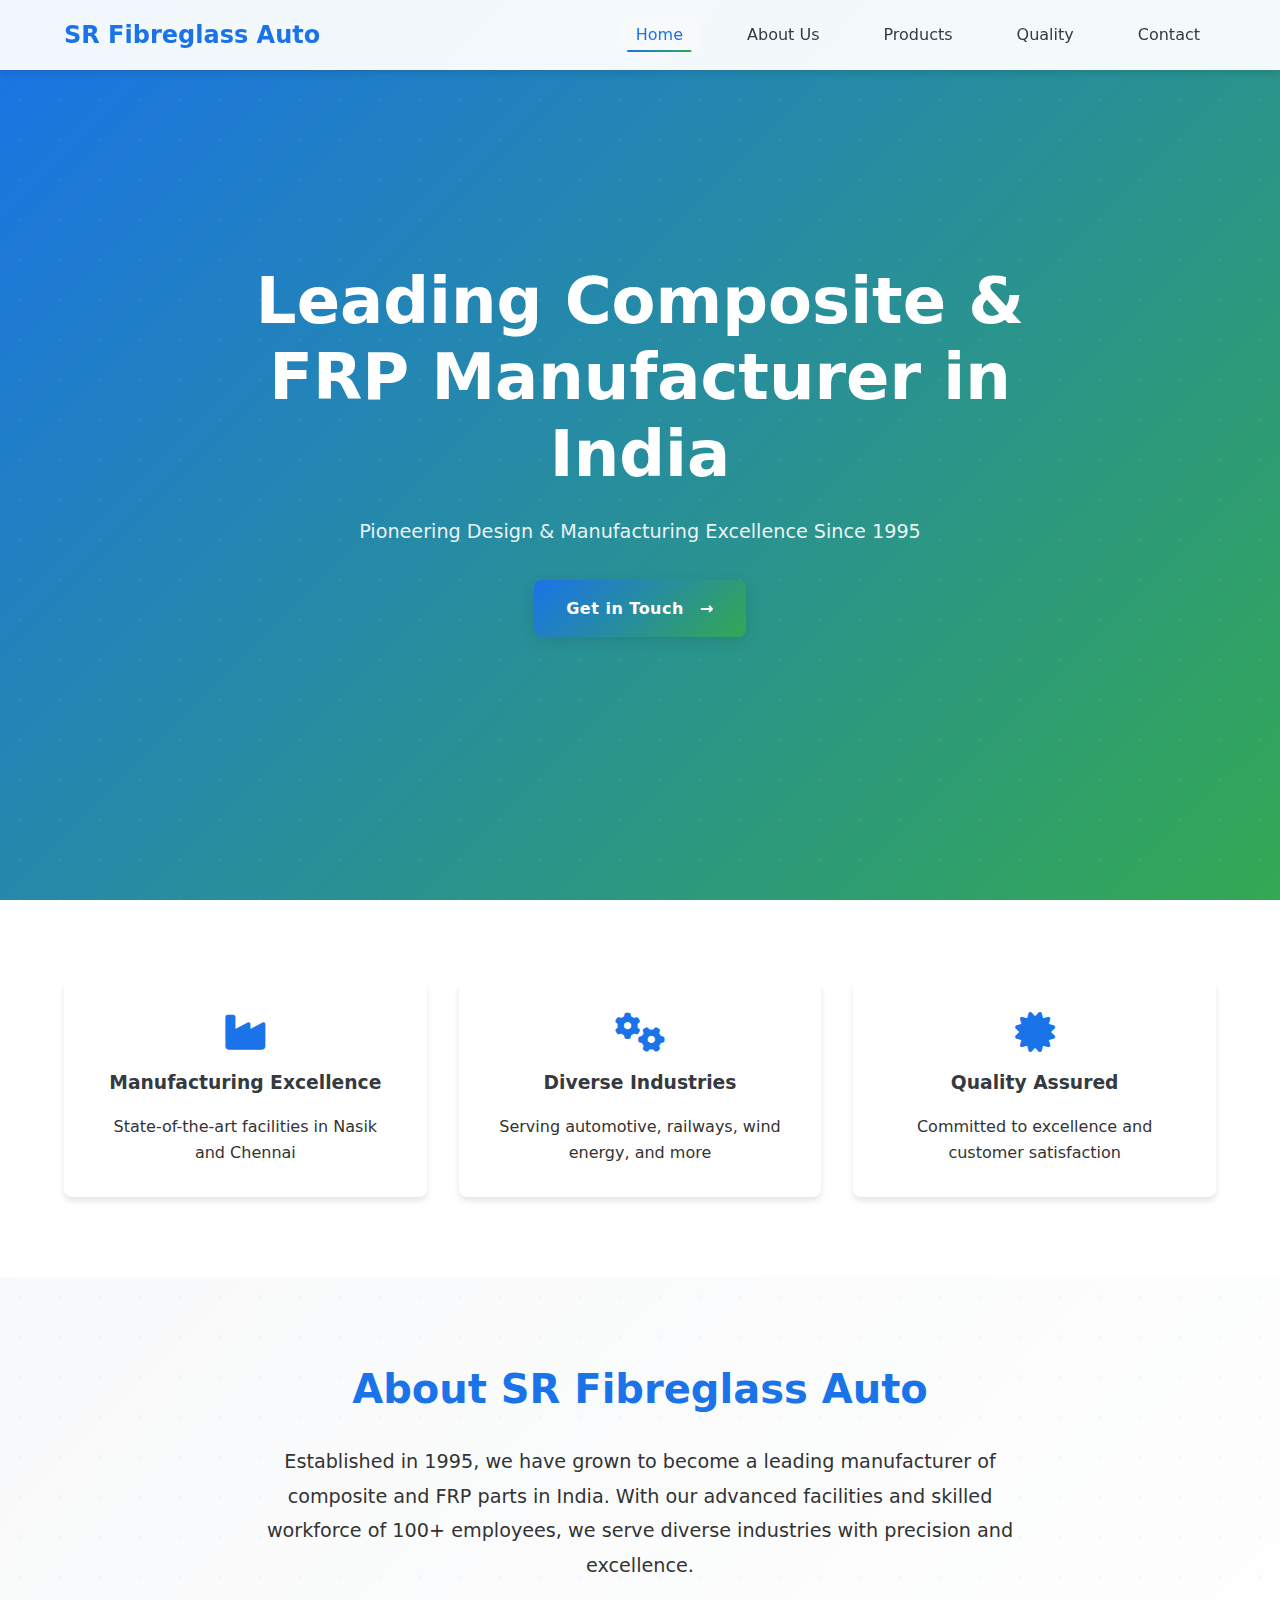
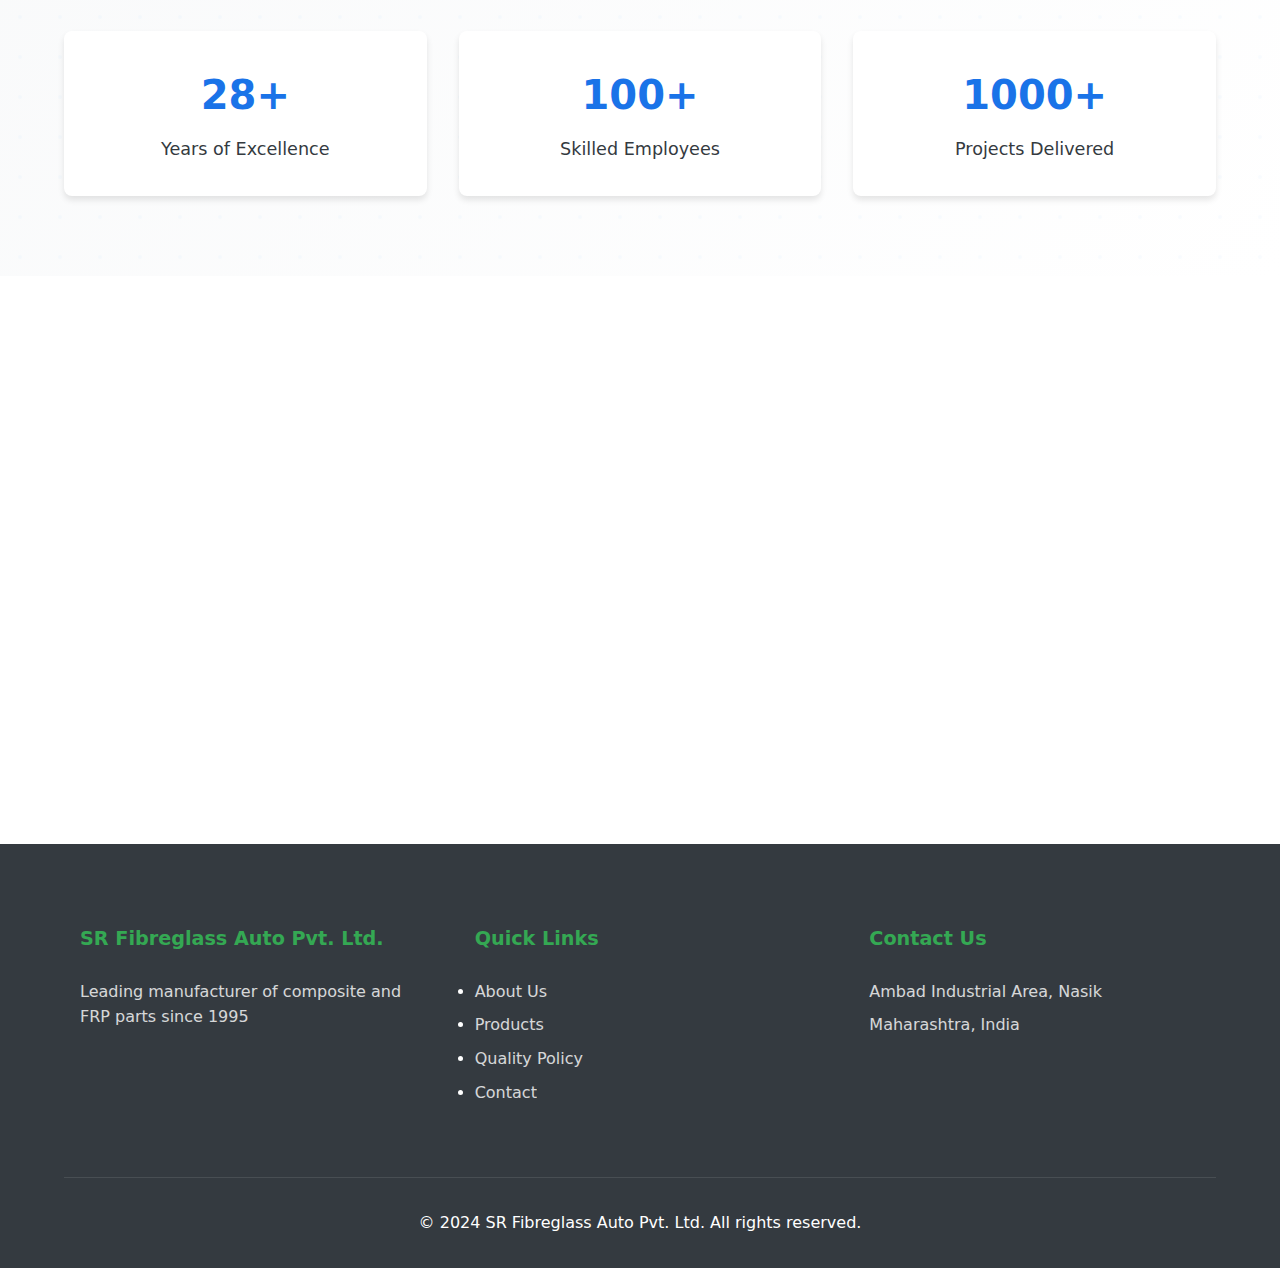
<file: index.html>
<!DOCTYPE html>
<html lang="en">
<head>
    <meta charset="UTF-8">
    <meta name="viewport" content="width=device-width, initial-scale=1.0">
    <title>SR Fibreglass Auto Pvt. Ltd. - Leading Composite & FRP Manufacturer</title>
    <link rel="stylesheet" href="styles.css">
    <link rel="stylesheet" href="https://cdnjs.cloudflare.com/ajax/libs/font-awesome/6.0.0/css/all.min.css">
    <link href="https://unpkg.com/aos@2.3.1/dist/aos.css" rel="stylesheet">
</head>
<body>
    <header>
        <nav class="navbar">
            <div class="logo">SR Fibreglass Auto</div>
            <ul class="nav-links">
                <li><a href="index.html" class="active">Home</a></li>
                <li><a href="about.html">About Us</a></li>
                <li><a href="products.html">Products</a></li>
                <li><a href="quality.html">Quality</a></li>
                <li><a href="contact.html">Contact</a></li>
            </ul>
            <div class="hamburger">
                <span></span>
                <span></span>
                <span></span>
            </div>
        </nav>
    </header>

    <main>
        <section class="hero">
            <div class="hero-content">
                <h1>Leading Composite & FRP Manufacturer in India</h1>
                <p>Pioneering Design & Manufacturing Excellence Since 1995</p>
                <a href="contact.html" class="cta-button">Get in Touch</a>
            </div>
        </section>

        <section class="features">
            <div class="feature-card">
                <i class="fas fa-industry"></i>
                <h3>Manufacturing Excellence</h3>
                <p>State-of-the-art facilities in Nasik and Chennai</p>
            </div>
            <div class="feature-card">
                <i class="fas fa-cogs"></i>
                <h3>Diverse Industries</h3>
                <p>Serving automotive, railways, wind energy, and more</p>
            </div>
            <div class="feature-card">
                <i class="fas fa-certificate"></i>
                <h3>Quality Assured</h3>
                <p>Committed to excellence and customer satisfaction</p>
            </div>
        </section>

        <section class="about-section">
            <div class="about-container">
                <h2>About SR Fibreglass Auto</h2>
                <p>Established in 1995, we have grown to become a leading manufacturer of composite and FRP parts in India. With our advanced facilities and skilled workforce of 100+ employees, we serve diverse industries with precision and excellence.</p>
                
                <div class="about-stats">
                    <div class="stat-item">
                        <div class="stat-number">28+</div>
                        <div class="stat-label">Years of Excellence</div>
                    </div>
                    <div class="stat-item">
                        <div class="stat-number">100+</div>
                        <div class="stat-label">Skilled Employees</div>
                    </div>
                    <div class="stat-item">
                        <div class="stat-number">1000+</div>
                        <div class="stat-label">Projects Delivered</div>
                    </div>
                </div>
            </div>
        </section>

        <section class="industries" data-aos="fade-up" data-aos-delay="100">
            <h2>Industries We Serve</h2>
            <div class="industry-grid">
                <div class="industry-item" data-aos="zoom-in" data-aos-delay="200">
                    <div class="industry-icon">
                        <i class="fas fa-car"></i>
                    </div>
                    <h4>Automotive</h4>
                    <p>Innovative solutions for the automotive sector</p>
                </div>
                <div class="industry-item" data-aos="zoom-in" data-aos-delay="300">
                    <div class="industry-icon">
                        <i class="fas fa-train"></i>
                    </div>
                    <h4>Railways</h4>
                    <p>Advanced components for railway applications</p>
                </div>
                <div class="industry-item" data-aos="zoom-in" data-aos-delay="400">
                    <div class="industry-icon">
                        <i class="fas fa-wind"></i>
                    </div>
                    <h4>Wind Energy</h4>
                    <p>Sustainable solutions for renewable energy</p>
                </div>
                <div class="industry-item" data-aos="zoom-in" data-aos-delay="500">
                    <div class="industry-icon">
                        <i class="fas fa-truck"></i>
                    </div>
                    <h4>Material Handling</h4>
                    <p>Efficient solutions for logistics and handling</p>
                </div>
            </div>
        </section>
    </main>

    <footer>
        <div class="footer-content">
            <div class="footer-section">
                <h4>SR Fibreglass Auto Pvt. Ltd.</h4>
                <p>Leading manufacturer of composite and FRP parts since 1995</p>
            </div>
            <div class="footer-section">
                <h4>Quick Links</h4>
                <ul>
                    <li><a href="about.html">About Us</a></li>
                    <li><a href="products.html">Products</a></li>
                    <li><a href="quality.html">Quality Policy</a></li>
                    <li><a href="contact.html">Contact</a></li>
                </ul>
            </div>
            <div class="footer-section">
                <h4>Contact Us</h4>
                <p>Ambad Industrial Area, Nasik</p>
                <p>Maharashtra, India</p>
            </div>
        </div>
        <div class="footer-bottom">
            <p>&copy; 2024 SR Fibreglass Auto Pvt. Ltd. All rights reserved.</p>
        </div>
    </footer>

    <script src="https://unpkg.com/aos@2.3.1/dist/aos.js"></script>
    <script src="script.js"></script>
</body>
</html>
</file>
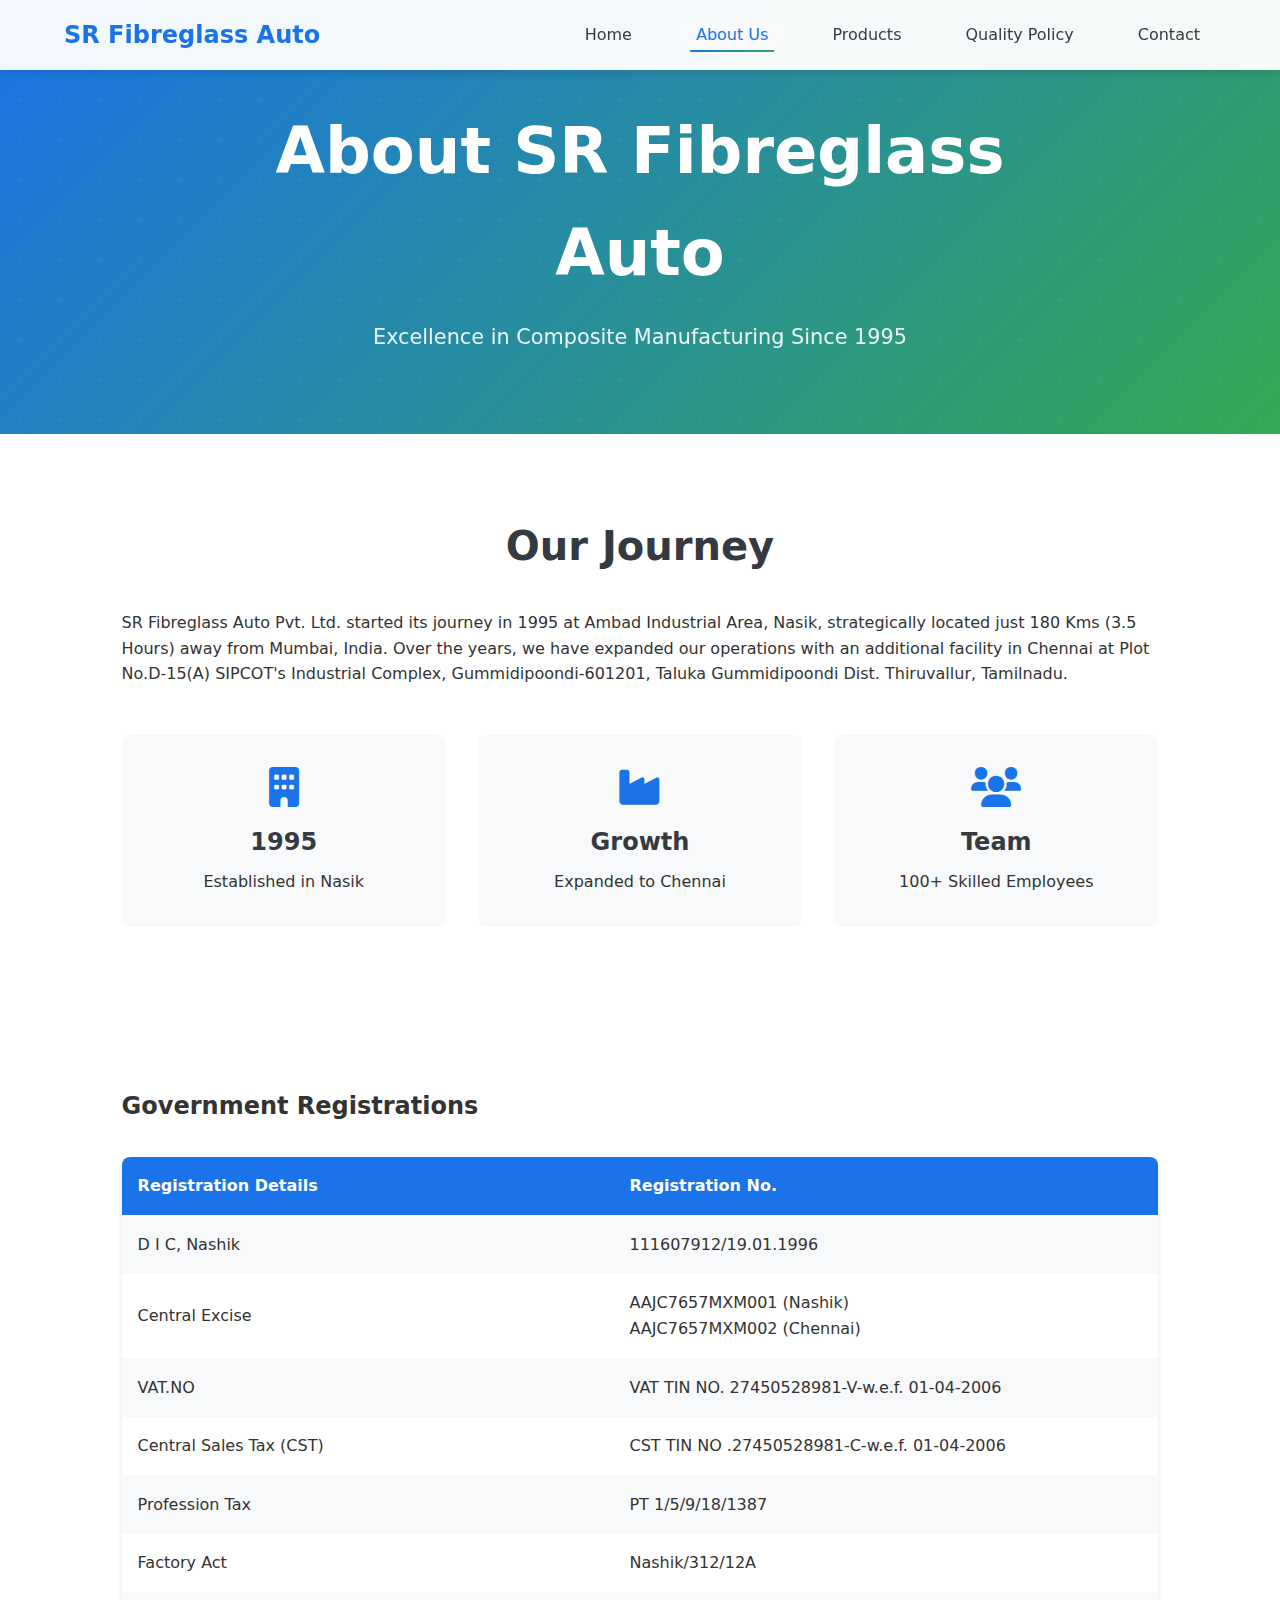
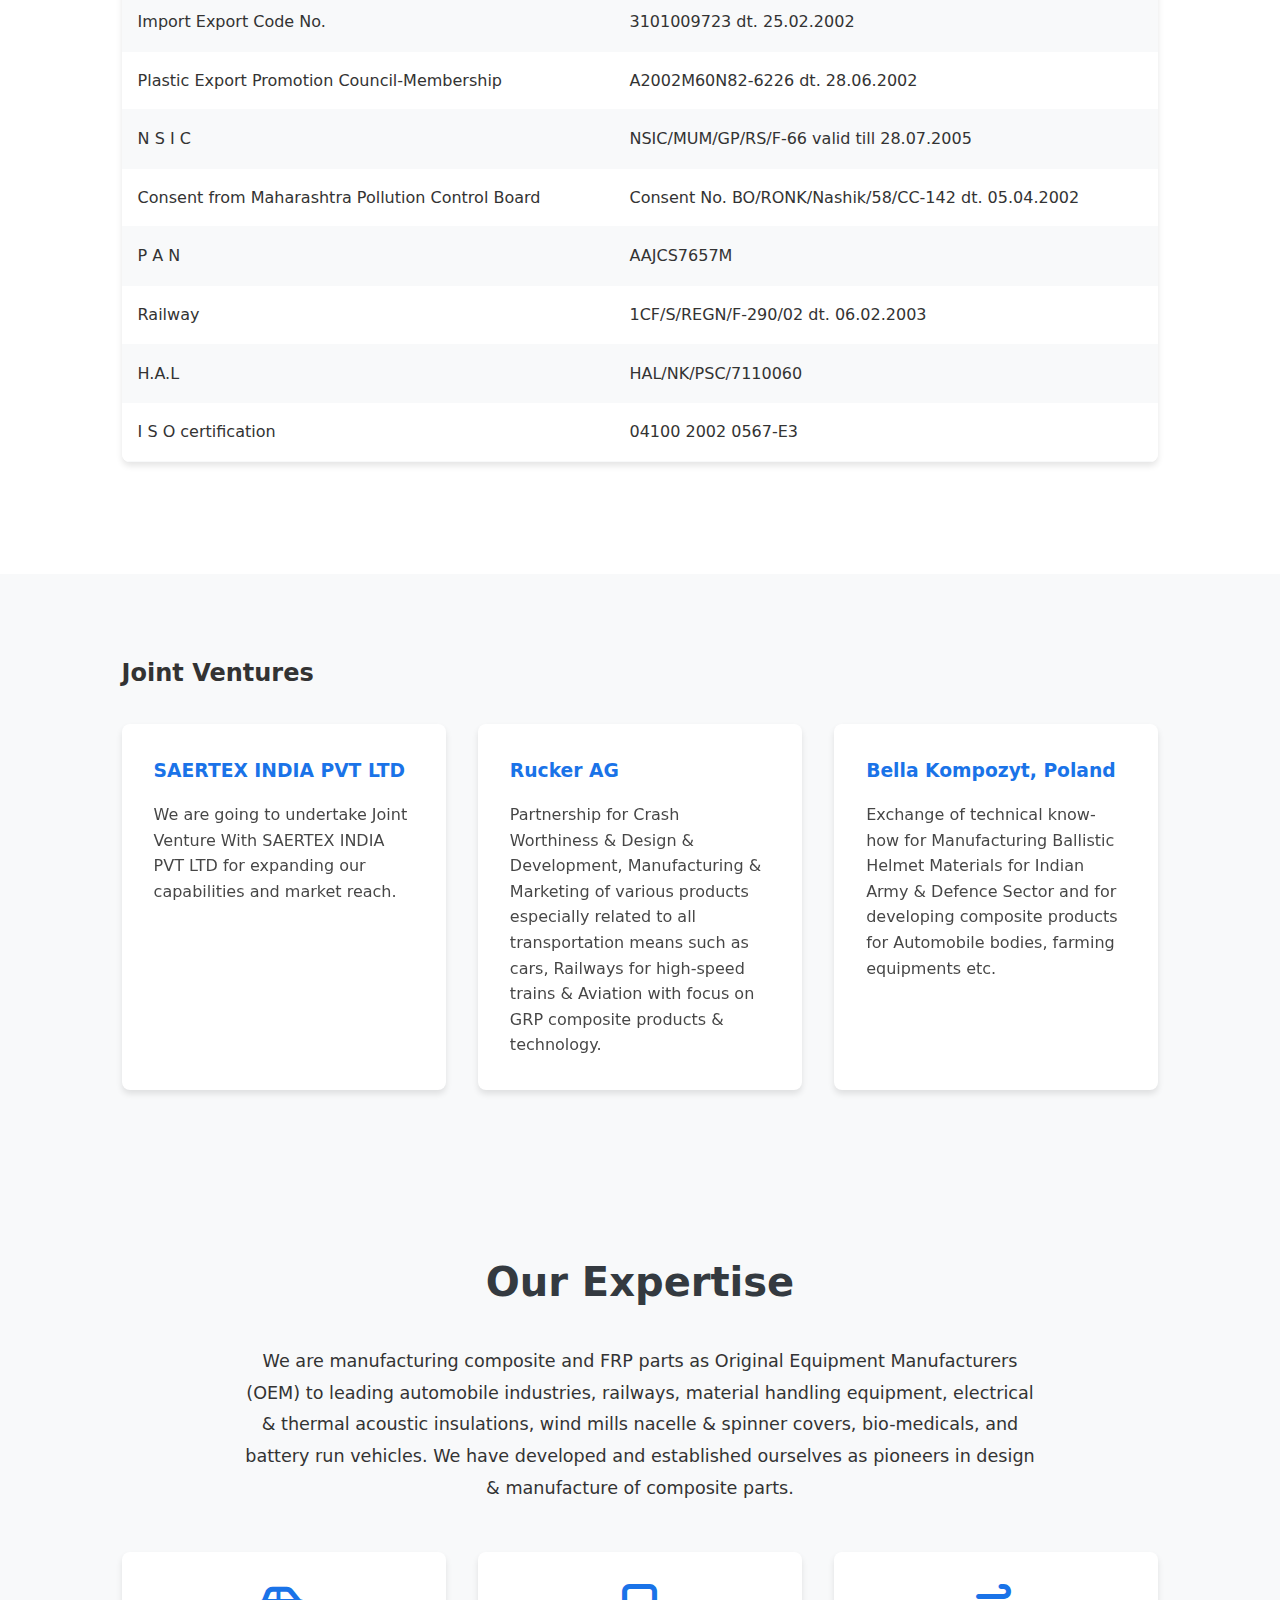
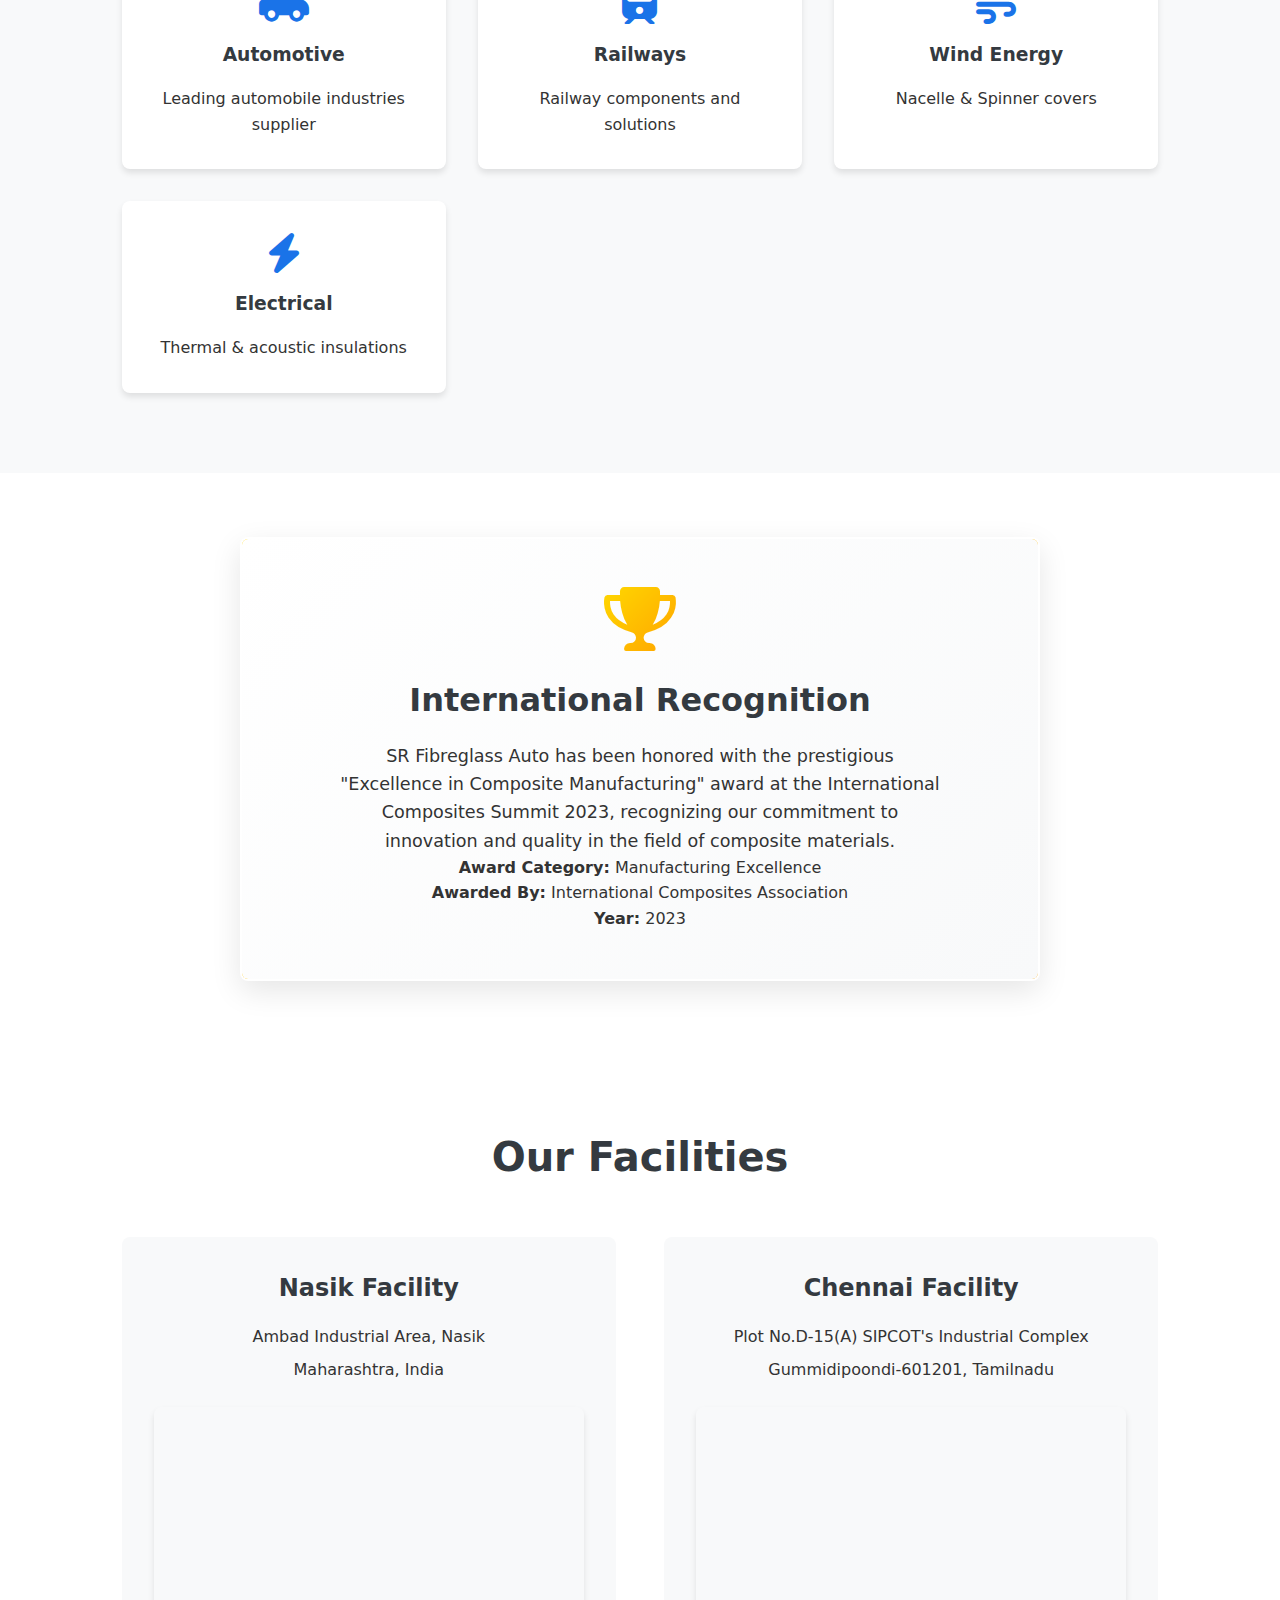
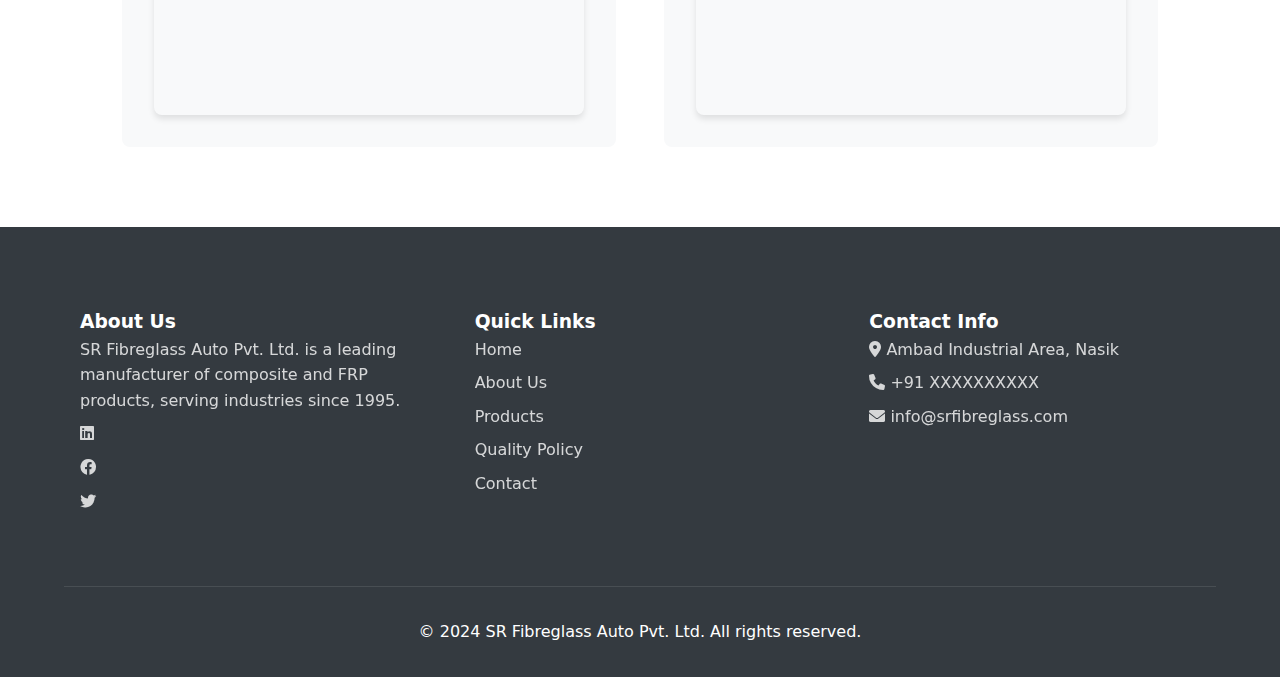
<file: about.html>
<!DOCTYPE html>
<html lang="en">
<head>
    <meta charset="UTF-8">
    <meta name="viewport" content="width=device-width, initial-scale=1.0">
    <title>About Us - SR Fibreglass Auto Pvt. Ltd.</title>
    <link rel="stylesheet" href="styles.css">
    <link rel="stylesheet" href="styles/award.css">
    <link rel="stylesheet" href="https://cdnjs.cloudflare.com/ajax/libs/font-awesome/6.0.0/css/all.min.css">
</head>
<body>
    <header>
        <nav class="navbar">
            <div class="logo">SR Fibreglass Auto</div>
            <ul class="nav-links">
                <li><a href="index.html">Home</a></li>
                <li><a href="about.html" class="active">About Us</a></li>
                <li><a href="products.html">Products</a></li>
                <li><a href="quality.html">Quality Policy</a></li>
                <li><a href="contact.html">Contact</a></li>
            </ul>
            <div class="hamburger">
                <span></span>
                <span></span>
                <span></span>
            </div>
        </nav>
    </header>

    <main>
        <section class="page-header">
            <div class="header-content">
                <h1>About SR Fibreglass Auto</h1>
                <p>Excellence in Composite Manufacturing Since 1995</p>
            </div>
        </section>

        <section class="company-history">
            <div class="container">
                <h2>Our Journey</h2>
                <p>SR Fibreglass Auto Pvt. Ltd. started its journey in 1995 at Ambad Industrial Area, Nasik, strategically located just 180 Kms (3.5 Hours) away from Mumbai, India. Over the years, we have expanded our operations with an additional facility in Chennai at Plot No.D-15(A) SIPCOT's Industrial Complex, Gummidipoondi-601201, Taluka Gummidipoondi Dist. Thiruvallur, Tamilnadu.</p>
                <div class="milestone-grid">
                    <div class="milestone">
                        <i class="fas fa-building"></i>
                        <h3>1995</h3>
                        <p>Established in Nasik</p>
                    </div>
                    <div class="milestone">
                        <i class="fas fa-industry"></i>
                        <h3>Growth</h3>
                        <p>Expanded to Chennai</p>
                    </div>
                    <div class="milestone">
                        <i class="fas fa-users"></i>
                        <h3>Team</h3>
                        <p>100+ Skilled Employees</p>
                    </div>
                </div>
                
            </div>
        </section>

        <section class="registrations">
            <div class="container">
                <h2>Government Registrations</h2>
                <div class="registration-table">
                    <table>
                        <tr>
                            <th>Registration Details</th>
                            <th>Registration No.</th>
                        </tr>
                        <tr>
                            <td>D I C, Nashik</td>
                            <td>111607912/19.01.1996</td>
                        </tr>
                        <tr>
                            <td>Central Excise</td>
                            <td>AAJC7657MXM001 (Nashik)<br>AAJC7657MXM002 (Chennai)</td>
                        </tr>
                        <tr>
                            <td>VAT.NO</td>
                            <td>VAT TIN NO. 27450528981-V-w.e.f. 01-04-2006</td>
                        </tr>
                        <tr>
                            <td>Central Sales Tax (CST)</td>
                            <td>CST TIN NO .27450528981-C-w.e.f. 01-04-2006</td>
                        </tr>
                        <tr>
                            <td>Profession Tax</td>
                            <td>PT 1/5/9/18/1387</td>
                        </tr>
                        <tr>
                            <td>Factory Act</td>
                            <td>Nashik/312/12A</td>
                        </tr>
                        <tr>
                            <td>Import Export Code No.</td>
                            <td>3101009723 dt. 25.02.2002</td>
                        </tr>
                        <tr>
                            <td>Plastic Export Promotion Council-Membership</td>
                            <td>A2002M60N82-6226 dt. 28.06.2002</td>
                        </tr>
                        <tr>
                            <td>N S I C</td>
                            <td>NSIC/MUM/GP/RS/F-66 valid till 28.07.2005</td>
                        </tr>
                        <tr>
                            <td>Consent from Maharashtra Pollution Control Board</td>
                            <td>Consent No. BO/RONK/Nashik/58/CC-142 dt. 05.04.2002</td>
                        </tr>
                        <tr>
                            <td>P A N</td>
                            <td>AAJCS7657M</td>
                        </tr>
                        <tr>
                            <td>Railway</td>
                            <td>1CF/S/REGN/F-290/02 dt. 06.02.2003</td>
                        </tr>
                        <tr>
                            <td>H.A.L</td>
                            <td>HAL/NK/PSC/7110060</td>
                        </tr>
                        <tr>
                            <td>I S O certification</td>
                            <td>04100 2002 0567-E3</td>
                        </tr>
                    </table>
                </div>


            </div>
        </section>

        <section class="joint-ventures">
            <div class="container">
                <h2>Joint Ventures</h2>
                <div class="venture-cards">
                    <div class="venture-card">
                        <h3>SAERTEX INDIA PVT LTD</h3>
                        <p>We are going to undertake Joint Venture With SAERTEX INDIA PVT LTD for expanding our capabilities and market reach.</p>
                    </div>
                    <div class="venture-card">
                        <h3>Rucker AG</h3>
                        <p>Partnership for Crash Worthiness & Design & Development, Manufacturing & Marketing of various products especially related to all transportation means such as cars, Railways for high-speed trains & Aviation with focus on GRP composite products & technology.</p>
                    </div>
                    <div class="venture-card">
                        <h3>Bella Kompozyt, Poland</h3>
                        <p>Exchange of technical know-how for Manufacturing Ballistic Helmet Materials for Indian Army & Defence Sector and for developing composite products for Automobile bodies, farming equipments etc.</p>
                    </div>
                </div>
                
            </div>
        </section>

        <section class="expertise">
            <div class="container">
                <h2>Our Expertise</h2>
                <p>We are manufacturing composite and FRP parts as Original Equipment Manufacturers (OEM) to leading automobile industries, railways, material handling equipment, electrical & thermal acoustic insulations, wind mills nacelle & spinner covers, bio-medicals, and battery run vehicles. We have developed and established ourselves as pioneers in design & manufacture of composite parts.</p>
                
                <div class="expertise-grid">
                    <div class="expertise-card">
                        <i class="fas fa-car-side"></i>
                        <h3>Automotive</h3>
                        <p>Leading automobile industries supplier</p>
                    </div>
                    <div class="expertise-card">
                        <i class="fas fa-train"></i>
                        <h3>Railways</h3>
                        <p>Railway components and solutions</p>
                    </div>
                    <div class="expertise-card">
                        <i class="fas fa-wind"></i>
                        <h3>Wind Energy</h3>
                        <p>Nacelle & Spinner covers</p>
                    </div>
                    <div class="expertise-card">
                        <i class="fas fa-bolt"></i>
                        <h3>Electrical</h3>
                        <p>Thermal & acoustic insulations</p>
                    </div>
                </div>


            </div>
        </section>

        <section class="award-section">
            <i class="fas fa-trophy"></i>
            <h3>International Recognition</h3>
            <p>SR Fibreglass Auto has been honored with the prestigious "Excellence in Composite Manufacturing" award at the International Composites Summit 2023, recognizing our commitment to innovation and quality in the field of composite materials.</p>
            <div class="award-details">
                <div class="award-detail">
                    <strong>Award Category:</strong> Manufacturing Excellence
                </div>
                <div class="award-detail">
                    <strong>Awarded By:</strong> International Composites Association
                </div>
                <div class="award-detail">
                    <strong>Year:</strong> 2023
                </div>
            </div>
        </section>

        <section class="facilities">
            <div class="container">
                <h2>Our Facilities</h2>
                <div class="facility-locations">
                    <div class="facility">
                        <h3>Nasik Facility</h3>
                        <p>Ambad Industrial Area, Nasik</p>
                        <p>Maharashtra, India</p>
                        <div class="map-container">
                            <iframe src="https://www.google.com/maps/embed?pb=!1m18!1m12!1m3!1d3749.1751123524424!2d73.73!3d20.00!2m3!1f0!2f0!3f0!3m2!1i1024!2i768!4f13.1!3m3!1m2!1s0x0%3A0x0!2zMjDCsDAwJzAwLjAiTiA3M8KwNDMnNDguMCJF!5e0!3m2!1sen!2sin!4v1650000000000!5m2!1sen!2sin" allowfullscreen="" loading="lazy"></iframe>
                        </div>
                    </div>
                    <div class="facility">
                        <h3>Chennai Facility</h3>
                        <p>Plot No.D-15(A) SIPCOT's Industrial Complex</p>
                        <p>Gummidipoondi-601201, Tamilnadu</p>
                        <div class="map-container">
                            <iframe src="https://www.google.com/maps/embed?pb=!1m18!1m12!1m3!1d3882.8675234567!2d80.12!3d13.40!2m3!1f0!2f0!3f0!3m2!1i1024!2i768!4f13.1!3m3!1m2!1s0x0%3A0x0!2zMTPCsDI0JzAwLjAiTiA4MMKwMDcnMTIuMCJF!5e0!3m2!1sen!2sin!4v1650000000000!5m2!1sen!2sin" allowfullscreen="" loading="lazy"></iframe>
                        </div>
                    </div>
                </div>


            </div>
        </section>
    </main>

    <footer>
        <div class="footer-content">
            <div class="footer-section">
                <h3>About Us</h3>
                <p>SR Fibreglass Auto Pvt. Ltd. is a leading manufacturer of composite and FRP products, serving industries since 1995.</p>
                <div class="social-links">
                    <a href="#"><i class="fab fa-linkedin"></i></a>
                    <a href="#"><i class="fab fa-facebook"></i></a>
                    <a href="#"><i class="fab fa-twitter"></i></a>
                </div>
            </div>
            <div class="footer-section">
                <h3>Quick Links</h3>
                <a href="index.html">Home</a>
                <a href="about.html">About Us</a>
                <a href="products.html">Products</a>
                <a href="quality.html">Quality Policy</a>
                <a href="contact.html">Contact</a>
            </div>
            <div class="footer-section">
                <h3>Contact Info</h3>
                <p><i class="fas fa-map-marker-alt"></i> Ambad Industrial Area, Nasik</p>
                <p><i class="fas fa-phone"></i> +91 XXXXXXXXXX</p>
                <p><i class="fas fa-envelope"></i> info@srfibreglass.com</p>
            </div>
        </div>
        <div class="footer-bottom">
            <p>&copy; 2024 SR Fibreglass Auto Pvt. Ltd. All rights reserved.</p>
        </div>
    </footer>

    <script src="script.js"></script>
</body>
</html>
</file>
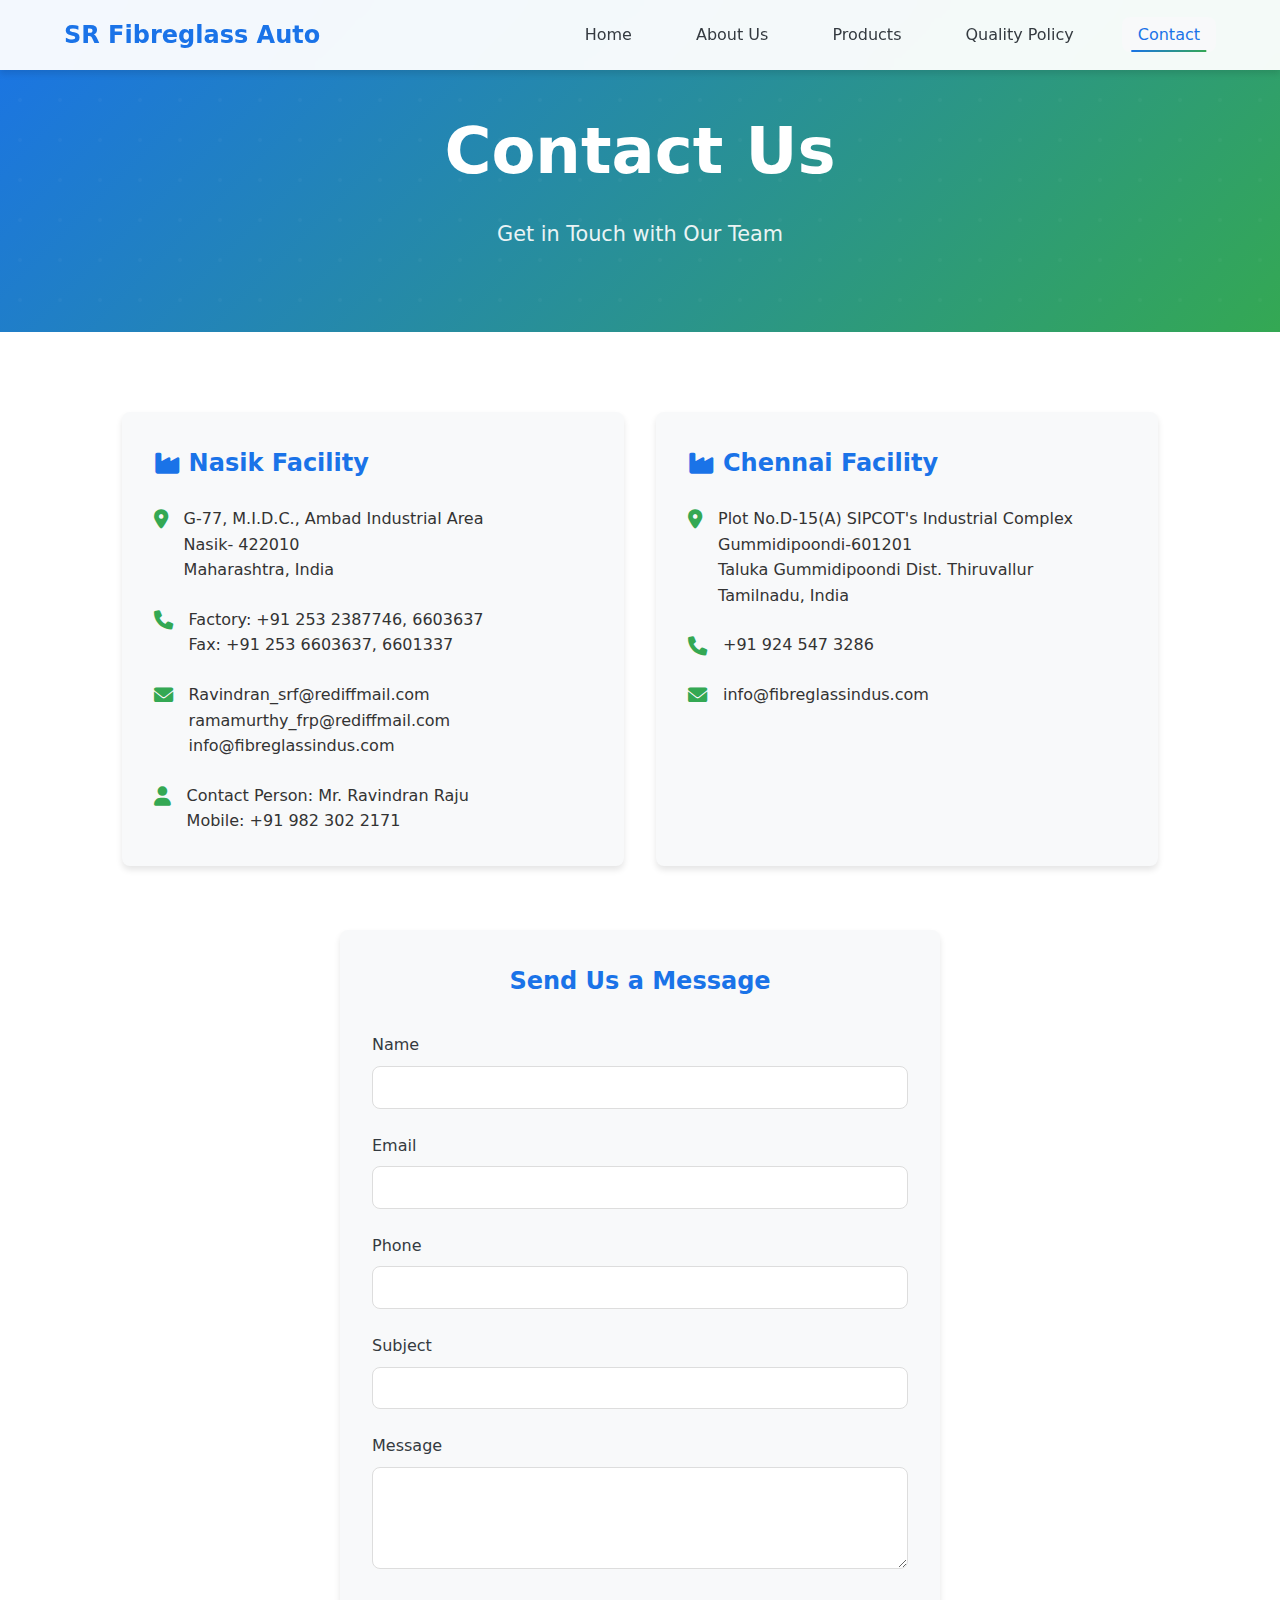
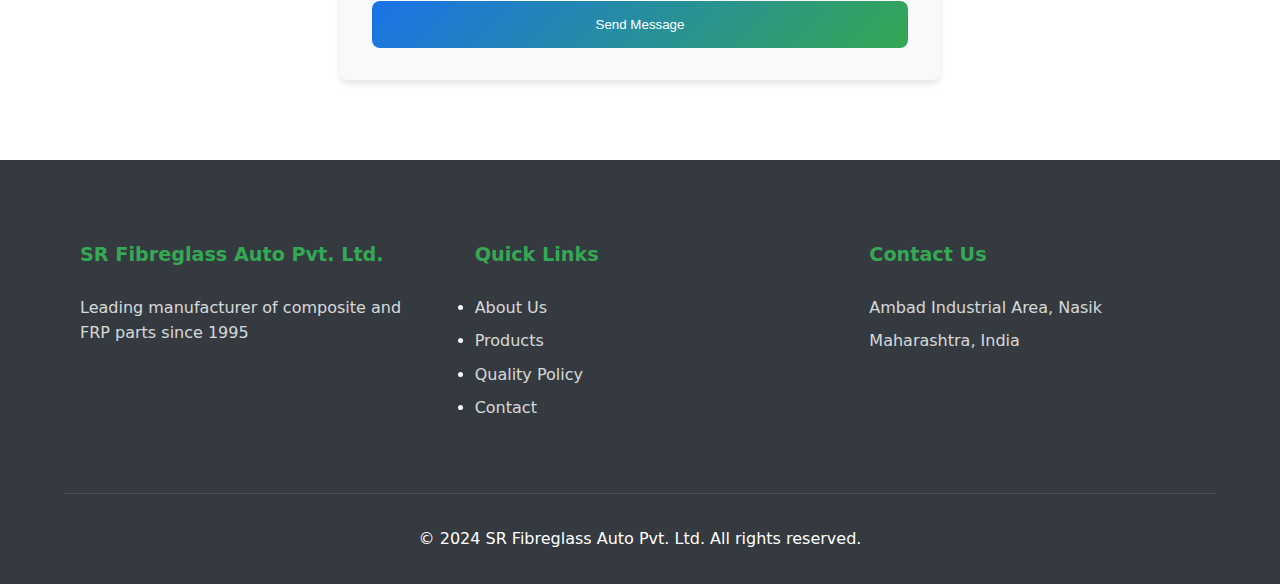
<file: contact.html>
<!DOCTYPE html>
<html lang="en">
<head>
    <meta charset="UTF-8">
    <meta name="viewport" content="width=device-width, initial-scale=1.0">
    <title>Contact Us - SR Fibreglass Auto Pvt. Ltd.</title>
    <link rel="stylesheet" href="styles.css">
    <link rel="stylesheet" href="https://cdnjs.cloudflare.com/ajax/libs/font-awesome/6.0.0/css/all.min.css">
</head>
<body>
    <header>
        <nav class="navbar">
            <div class="logo">SR Fibreglass Auto</div>
            <ul class="nav-links">
                <li><a href="index.html">Home</a></li>
                <li><a href="about.html">About Us</a></li>
                <li><a href="products.html">Products</a></li>
                <li><a href="quality.html">Quality Policy</a></li>
                <li><a href="contact.html" class="active">Contact</a></li>
            </ul>
            <div class="hamburger">
                <span></span>
                <span></span>
                <span></span>
            </div>
        </nav>
    </header>

    <main>
        <section class="page-header">
            <div class="header-content">
                <h1>Contact Us</h1>
                <p>Get in Touch with Our Team</p>
            </div>
        </section>

        <section class="contact-info">
            <div class="container">
                <div class="locations-grid">
                    <div class="location-card">
                        <h2><i class="fas fa-industry"></i> Nasik Facility</h2>
                        <div class="contact-details">
                            <div class="detail-item">
                                <i class="fas fa-map-marker-alt"></i>
                                <p>G-77, M.I.D.C., Ambad Industrial Area<br>Nasik- 422010<br>Maharashtra, India</p>
                            </div>
                            <div class="detail-item">
                                <i class="fas fa-phone"></i>
                                <p>Factory: +91 253 2387746, 6603637<br>Fax: +91 253 6603637, 6601337</p>
                            </div>
                            <div class="detail-item">
                                <i class="fas fa-envelope"></i>
                                <p>Ravindran_srf@rediffmail.com<br>ramamurthy_frp@rediffmail.com<br>info@fibreglassindus.com</p>
                            </div>
                            <div class="detail-item">
                                <i class="fas fa-user"></i>
                                <p>Contact Person: Mr. Ravindran Raju<br>Mobile: +91 982 302 2171</p>
                            </div>
                        </div>
                    </div>

                    <div class="location-card">
                        <h2><i class="fas fa-industry"></i> Chennai Facility</h2>
                        <div class="contact-details">
                            <div class="detail-item">
                                <i class="fas fa-map-marker-alt"></i>
                                <p>Plot No.D-15(A) SIPCOT's Industrial Complex<br>Gummidipoondi-601201<br>Taluka Gummidipoondi Dist. Thiruvallur<br>Tamilnadu, India</p>
                            </div>
                            <div class="detail-item">
                                <i class="fas fa-phone"></i>
                                <p>+91 924 547 3286</p>
                            </div>
                            <div class="detail-item">
                                <i class="fas fa-envelope"></i>
                                <p>info@fibreglassindus.com</p>
                            </div>
                        </div>
                    </div>
                </div>

                <div class="contact-form">
                    <h2>Send Us a Message</h2>
                    <form id="contactForm">
                        <div class="form-group">
                            <label for="name">Name</label>
                            <input type="text" id="name" name="name" required>
                        </div>
                        <div class="form-group">
                            <label for="email">Email</label>
                            <input type="email" id="email" name="email" required>
                        </div>
                        <div class="form-group">
                            <label for="phone">Phone</label>
                            <input type="tel" id="phone" name="phone" required>
                        </div>
                        <div class="form-group">
                            <label for="subject">Subject</label>
                            <input type="text" id="subject" name="subject" required>
                        </div>
                        <div class="form-group">
                            <label for="message">Message</label>
                            <textarea id="message" name="message" rows="5" required></textarea>
                        </div>
                        <button type="submit" class="submit-btn">Send Message</button>
                    </form>
                </div>
            </div>
        </section>
    </main>

    <footer>
        <div class="footer-content">
            <div class="footer-section">
                <h4>SR Fibreglass Auto Pvt. Ltd.</h4>
                <p>Leading manufacturer of composite and FRP parts since 1995</p>
            </div>
            <div class="footer-section">
                <h4>Quick Links</h4>
                <ul>
                    <li><a href="about.html">About Us</a></li>
                    <li><a href="products.html">Products</a></li>
                    <li><a href="quality.html">Quality Policy</a></li>
                    <li><a href="contact.html">Contact</a></li>
                </ul>
            </div>
            <div class="footer-section">
                <h4>Contact Us</h4>
                <p>Ambad Industrial Area, Nasik</p>
                <p>Maharashtra, India</p>
            </div>
        </div>
        <div class="footer-bottom">
            <p>&copy; 2024 SR Fibreglass Auto Pvt. Ltd. All rights reserved.</p>
        </div>
    </footer>

    <script src="script.js"></script>
</body>
</html>
</file>
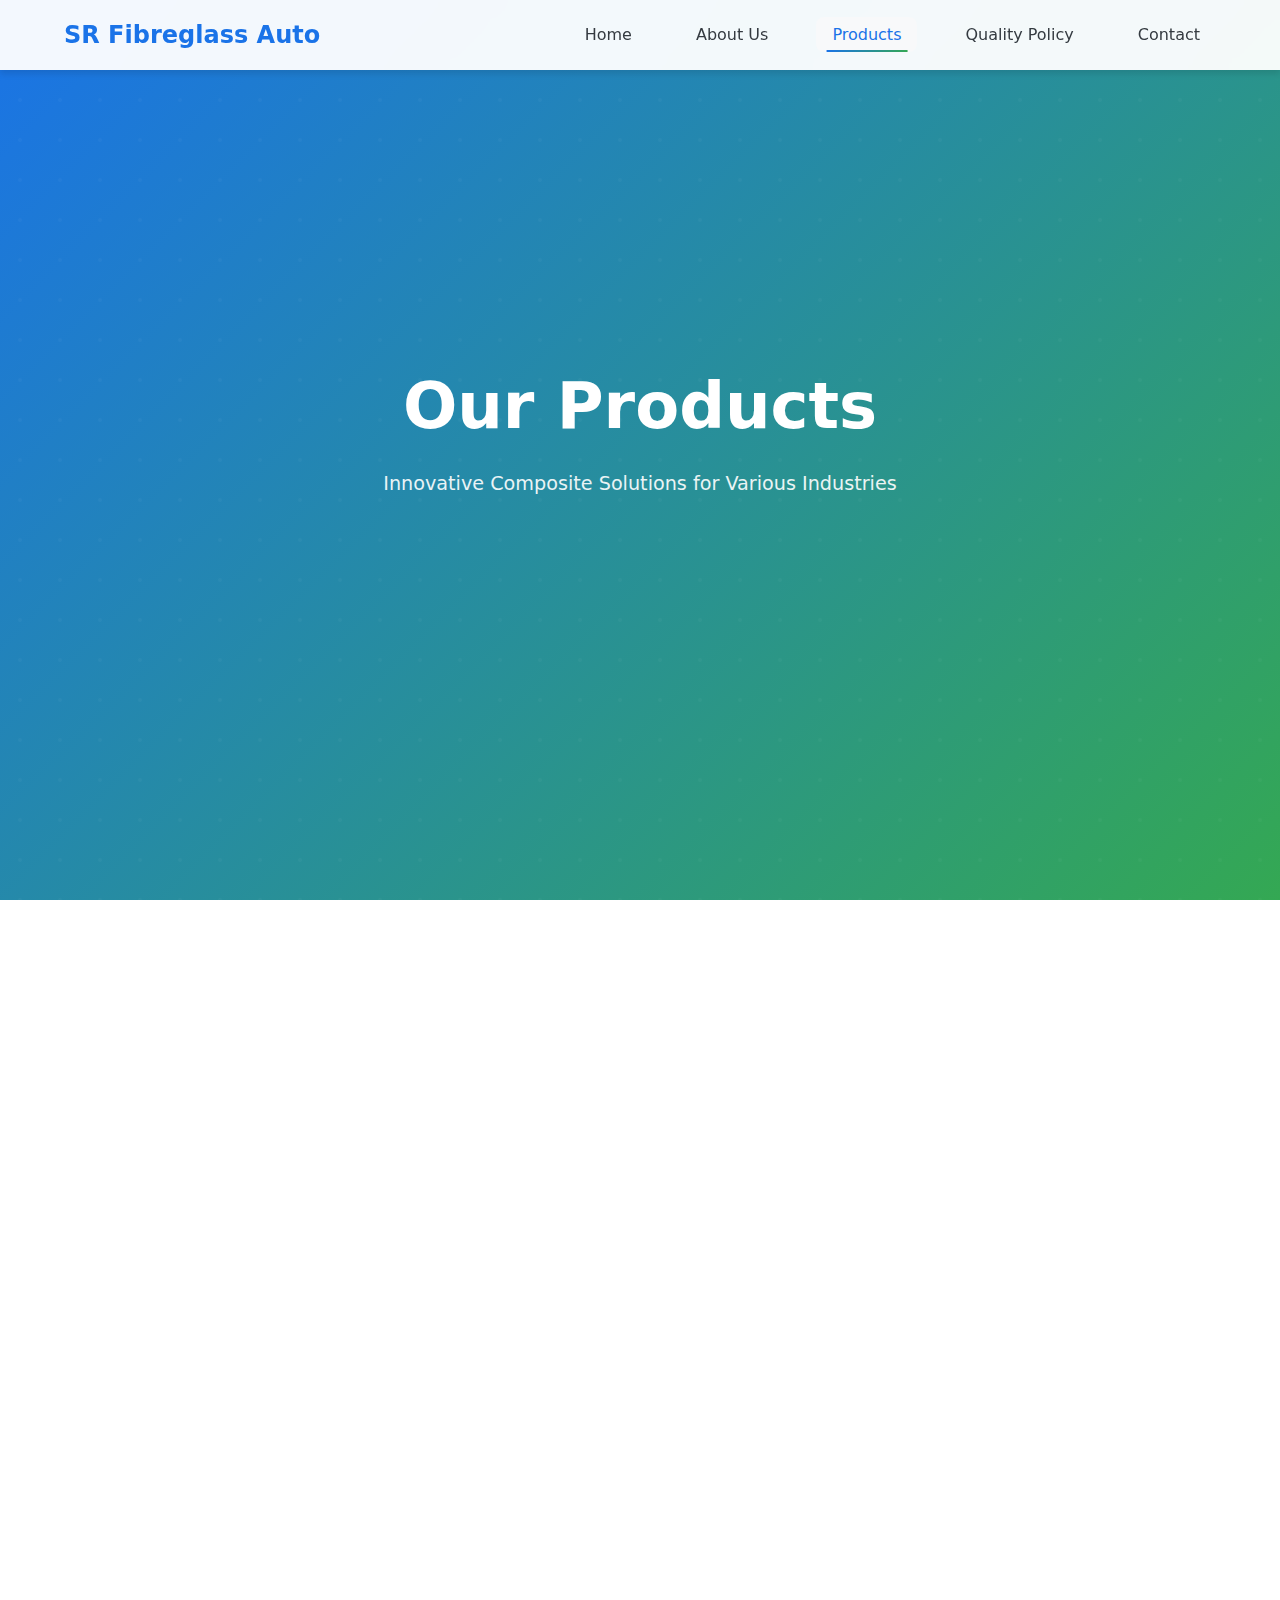
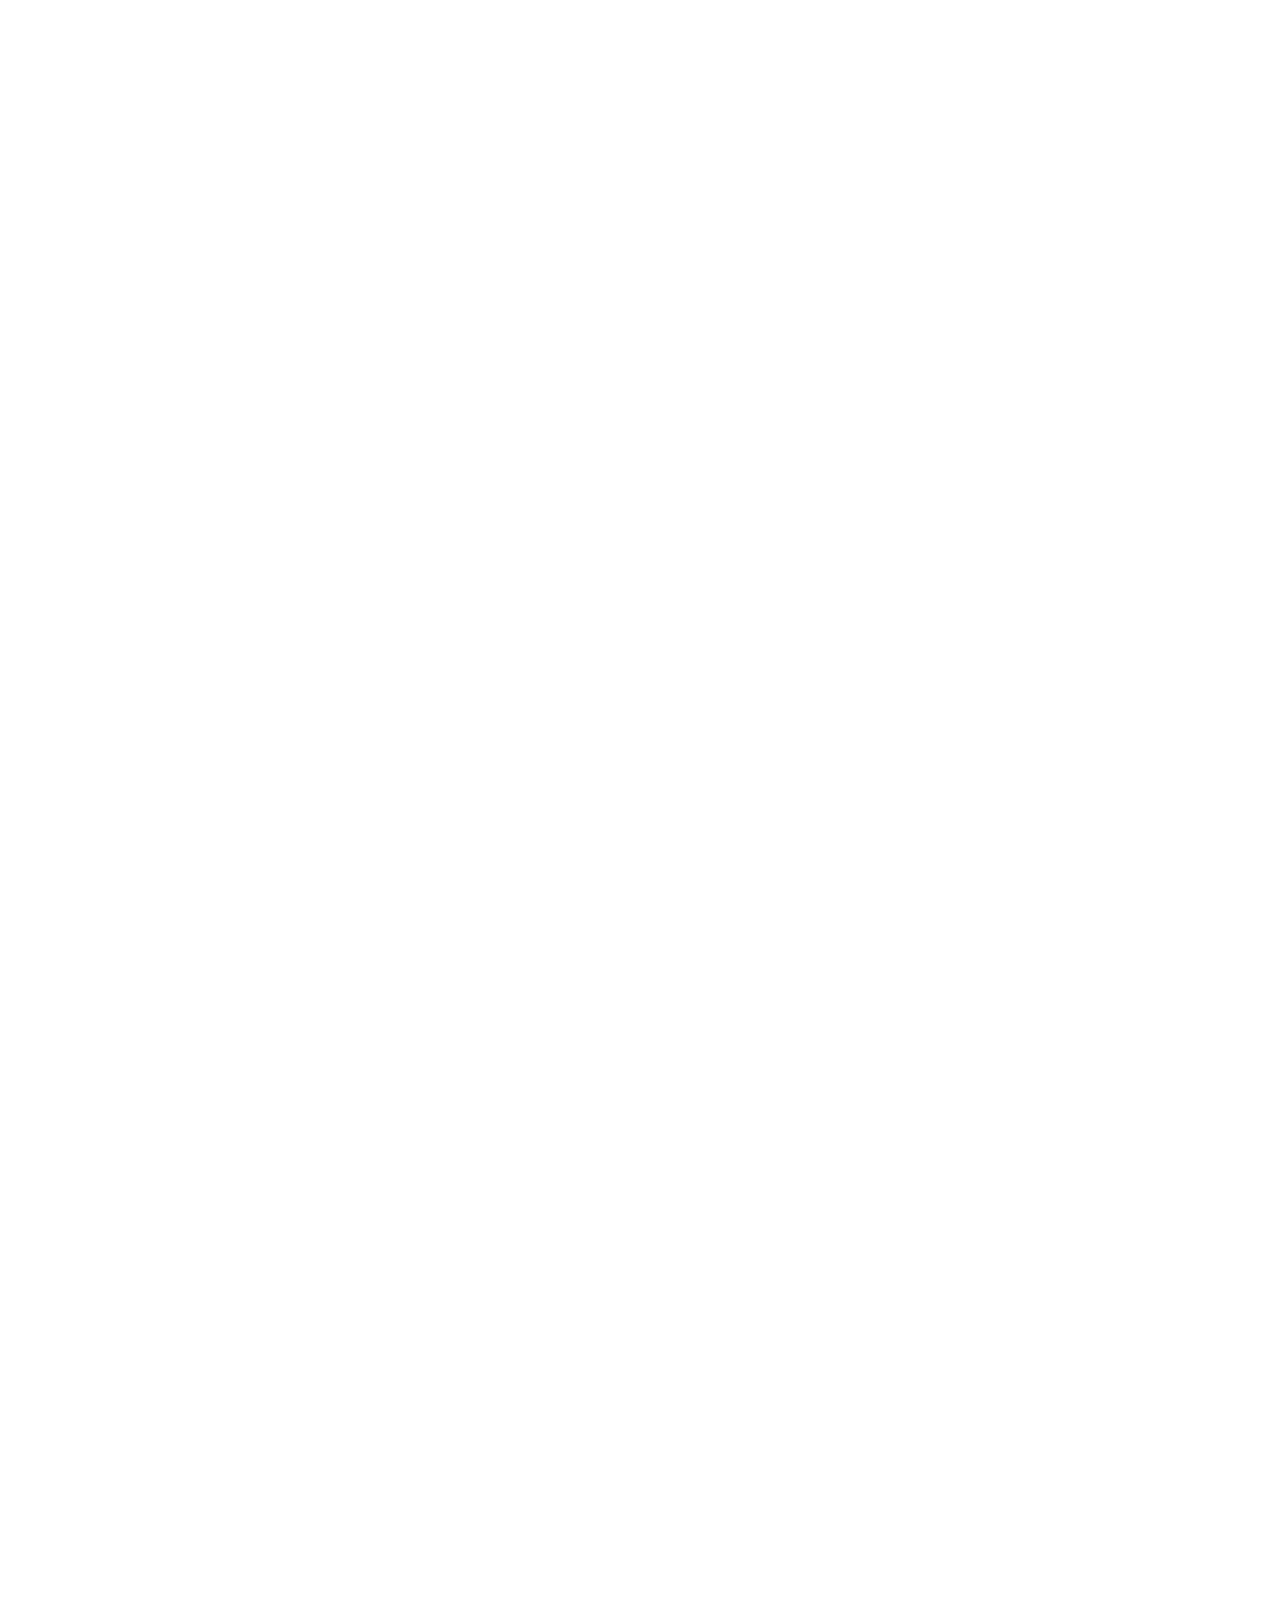
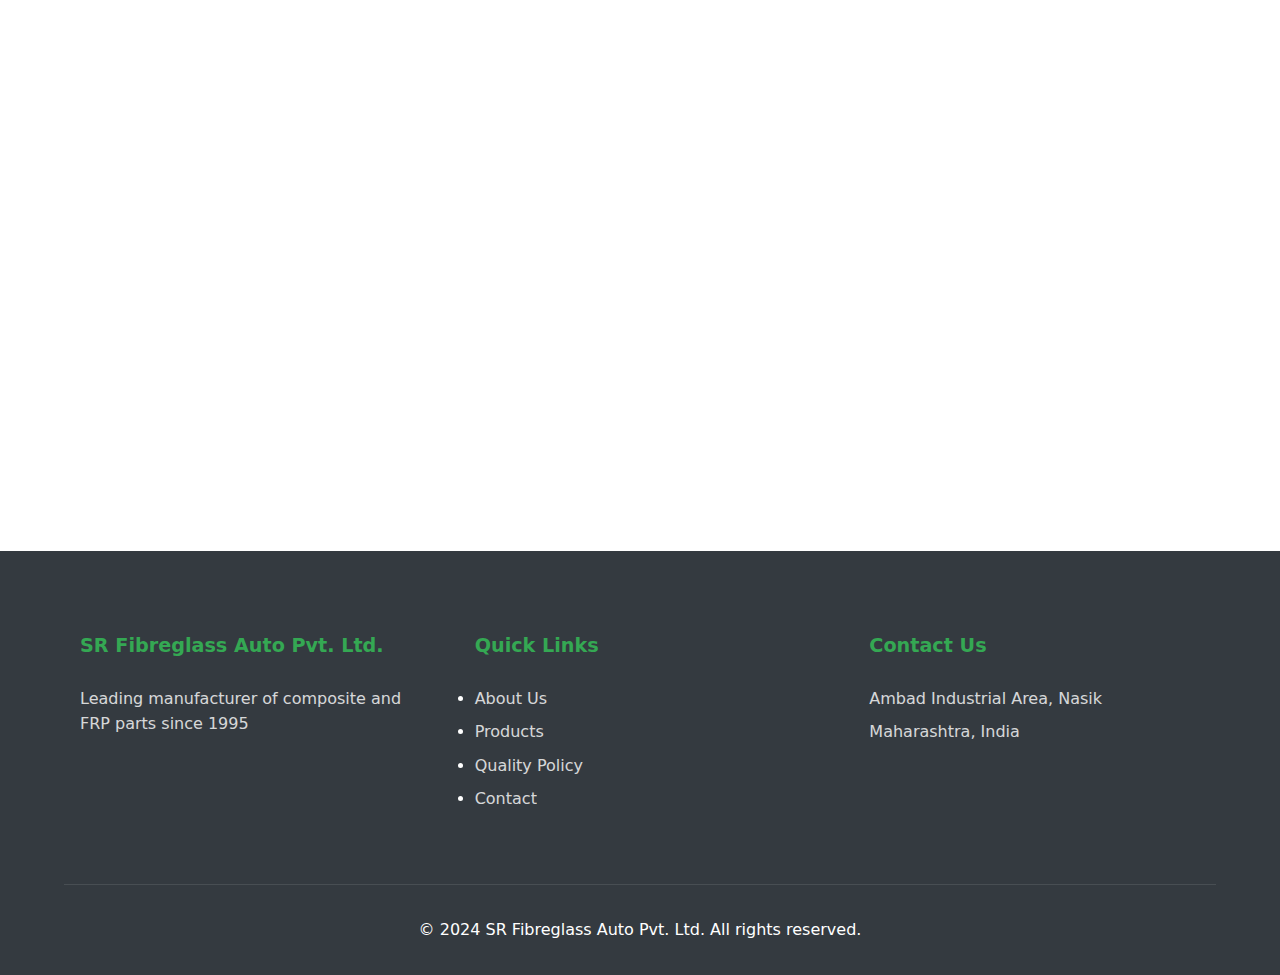
<file: products.html>
<!DOCTYPE html>
<html lang="en">
<head>
    <meta charset="UTF-8">
    <meta name="viewport" content="width=device-width, initial-scale=1.0">
    <title>Products - SR Fibreglass Auto Pvt. Ltd.</title>
    <link rel="stylesheet" href="styles.css">
    <link rel="stylesheet" href="https://cdnjs.cloudflare.com/ajax/libs/font-awesome/6.0.0/css/all.min.css">
    <link href="https://unpkg.com/aos@2.3.1/dist/aos.css" rel="stylesheet">
</head>
<body>
    <header>
        <nav class="navbar">
            <div class="logo">SR Fibreglass Auto</div>
            <ul class="nav-links">
                <li><a href="index.html">Home</a></li>
                <li><a href="about.html">About Us</a></li>
                <li><a href="products.html" class="active">Products</a></li>
                <li><a href="quality.html">Quality Policy</a></li>
                <li><a href="contact.html">Contact</a></li>
            </ul>
            <div class="hamburger">
                <span></span>
                <span></span>
                <span></span>
            </div>
        </nav>
    </header>

    <main>
        <section class="hero">
            <div class="hero-content">
                <h1>Our Products</h1>
                <p>Innovative Composite Solutions for Various Industries</p>
            </div>
        </section>

        <section class="products-grid">
            <div class="category" data-aos="fade-up">
                <h2><i class="fas fa-car"></i> Automotive Components</h2>
                <div class="product-cards">
                    <div class="product-card" data-aos="fade-up" data-aos-delay="100">
                        <div class="product-image">
                            <i class="fas fa-car-side"></i>
                        </div>
                        <div class="product-info">
                            <h3>Exterior Components</h3>
                            <ul>
                                <li>Automotive Bumpers</li>
                                <li>Radiator Grills & Shroud</li>
                                <li>Fender & Wheel Arch</li>
                                <li>Grill Assembly & Head Lamp covers</li>
                                <li>Rear & side foot step</li>
                            </ul>
                        </div>
                    </div>
                    <div class="product-card" data-aos="fade-up" data-aos-delay="200">
                        <div class="product-image">
                            <i class="fas fa-car-battery"></i>
                        </div>
                        <div class="product-info">
                            <h3>Interior & Lighting</h3>
                            <ul>
                                <li>Minibus Instrument Panel</li>
                                <li>Headlamp Bezels</li>
                                <li>FRP Insulator links</li>
                                <li>Engine hood for mechanical & electrical fork lifts</li>
                            </ul>
                        </div>
                    </div>
                </div>
            </div>

            <div class="category" data-aos="fade-up">
                <h2><i class="fas fa-train"></i> Railway Solutions</h2>
                <div class="product-cards">
                    <div class="product-card" data-aos="fade-up" data-aos-delay="100">
                        <div class="product-image">
                            <i class="fas fa-subway"></i>
                        </div>
                        <div class="product-info">
                            <h3>Cabin & Interior Components</h3>
                            <ul>
                                <li>35 mm thick modular cabin panels</li>
                                <li>Window Frames</li>
                                <li>Toilet Modules</li>
                                <li>Battery trays</li>
                            </ul>
                        </div>
                    </div>
                    <div class="product-card" data-aos="fade-up" data-aos-delay="200">
                        <div class="product-image">
                            <i class="fas fa-cogs"></i>
                        </div>
                        <div class="product-info">
                            <h3>Specialized Fittings</h3>
                            <ul>
                                <li>Sunk in type snack trays</li>
                                <li>Anti climic boxes</li>
                                <li>Toilet inlayer</li>
                                <li>Litter box</li>
                            </ul>
                        </div>
                    </div>
                </div>
            </div>

            <div class="category" data-aos="fade-up">
                <h2><i class="fas fa-wind"></i> Wind Energy Products</h2>
                <div class="product-cards">
                    <div class="product-card" data-aos="fade-up" data-aos-delay="100">
                        <div class="product-image">
                            <i class="fas fa-fan"></i>
                        </div>
                        <div class="product-info">
                            <h3>Nacelle Covers</h3>
                            <p>Aerodynamic nacelle covers for wind turbines</p>
                        </div>
                    </div>
                    <div class="product-card" data-aos="fade-up" data-aos-delay="200">
                        <div class="product-image">
                            <i class="fas fa-circle-notch"></i>
                        </div>
                        <div class="product-info">
                            <h3>Spinner Covers</h3>
                            <p>Durable spinner covers with excellent weather resistance</p>
                        </div>
                    </div>
                </div>
            </div>

            <div class="category" data-aos="fade-up">
                <h2><i class="fas fa-bolt"></i> Electrical & Insulation</h2>
                <div class="product-cards">
                    <div class="product-card" data-aos="fade-up" data-aos-delay="100">
                        <div class="product-image">
                            <i class="fas fa-temperature-high"></i>
                        </div>
                        <div class="product-info">
                            <h3>Thermal Insulation</h3>
                            <p>High-performance thermal insulation solutions</p>
                        </div>
                    </div>
                    <div class="product-card" data-aos="fade-up" data-aos-delay="200">
                        <div class="product-image">
                            <i class="fas fa-volume-up"></i>
                        </div>
                        <div class="product-info">
                            <h3>Acoustic Insulation</h3>
                            <p>Effective noise reduction components</p>
                        </div>
                    </div>
                </div>
            </div>
        </section>

        <section class="standards-section" data-aos="fade-up">
            <div class="container">
                <h2><i class="fas fa-certificate"></i> Standards & Testing</h2>
                <div class="standards-grid">
                    <div class="feature-card" data-aos="fade-up" data-aos-delay="100">
                        <i class="fas fa-clipboard-check"></i>
                        <h3>Standards Used</h3>
                        <ul>
                            <li>IS-11320-1985 (Resin Specification)</li>
                            <li>Saint Gobain Vetrotex Standard</li>
                            <li>British Standard B83496-1989</li>
                            <li>E-1 Laboratory Standards</li>
                            <li>ASTM Standards</li>
                        </ul>
                    </div>
                    <div class="feature-card" data-aos="fade-up" data-aos-delay="200">
                        <i class="fas fa-flask"></i>
                        <h3>In-house Testing</h3>
                        <ul>
                            <li>Material Density Testing</li>
                            <li>Moldability Analysis</li>
                            <li>Viscosity Testing</li>
                            <li>Paint Adhesion Testing</li>
                            <li>Quality Assurance Tests</li>
                        </ul>
                    </div>
                </div>
            </div>
        </section>

        <section class="service-offerings" data-aos="fade-up">
            <div class="container">
                <h2><i class="fas fa-handshake"></i> Service Offerings</h2>
                <div class="features">
                    <div class="feature-card" data-aos="fade-up" data-aos-delay="100">
                        <i class="fas fa-chart-line"></i>
                        <h3>Cost Optimization</h3>
                        <p>Strategic cost reduction without compromising quality</p>
                    </div>
                    <div class="feature-card" data-aos="fade-up" data-aos-delay="200">
                        <i class="fas fa-paint-brush"></i>
                        <h3>Design Excellence</h3>
                        <p>Innovative and aesthetic design solutions</p>
                    </div>
                    <div class="feature-card" data-aos="fade-up" data-aos-delay="300">
                        <i class="fas fa-shield-alt"></i>
                        <h3>Quality Assurance</h3>
                        <p>Strict adherence to customer specifications</p>
                    </div>
                </div>
            </div>
        </section>
    </main>

    <footer>
        <div class="footer-content">
            <div class="footer-section">
                <h4>SR Fibreglass Auto Pvt. Ltd.</h4>
                <p>Leading manufacturer of composite and FRP parts since 1995</p>
            </div>
            <div class="footer-section">
                <h4>Quick Links</h4>
                <ul>
                    <li><a href="about.html">About Us</a></li>
                    <li><a href="products.html">Products</a></li>
                    <li><a href="quality.html">Quality Policy</a></li>
                    <li><a href="contact.html">Contact</a></li>
                </ul>
            </div>
            <div class="footer-section">
                <h4>Contact Us</h4>
                <p>Ambad Industrial Area, Nasik</p>
                <p>Maharashtra, India</p>
            </div>
        </div>
        <div class="footer-bottom">
            <p>&copy; 2024 SR Fibreglass Auto Pvt. Ltd. All rights reserved.</p>
        </div>
    </footer>

    <script src="https://unpkg.com/aos@2.3.1/dist/aos.js"></script>
    <script src="script.js"></script>
</body>
</html>
</file>
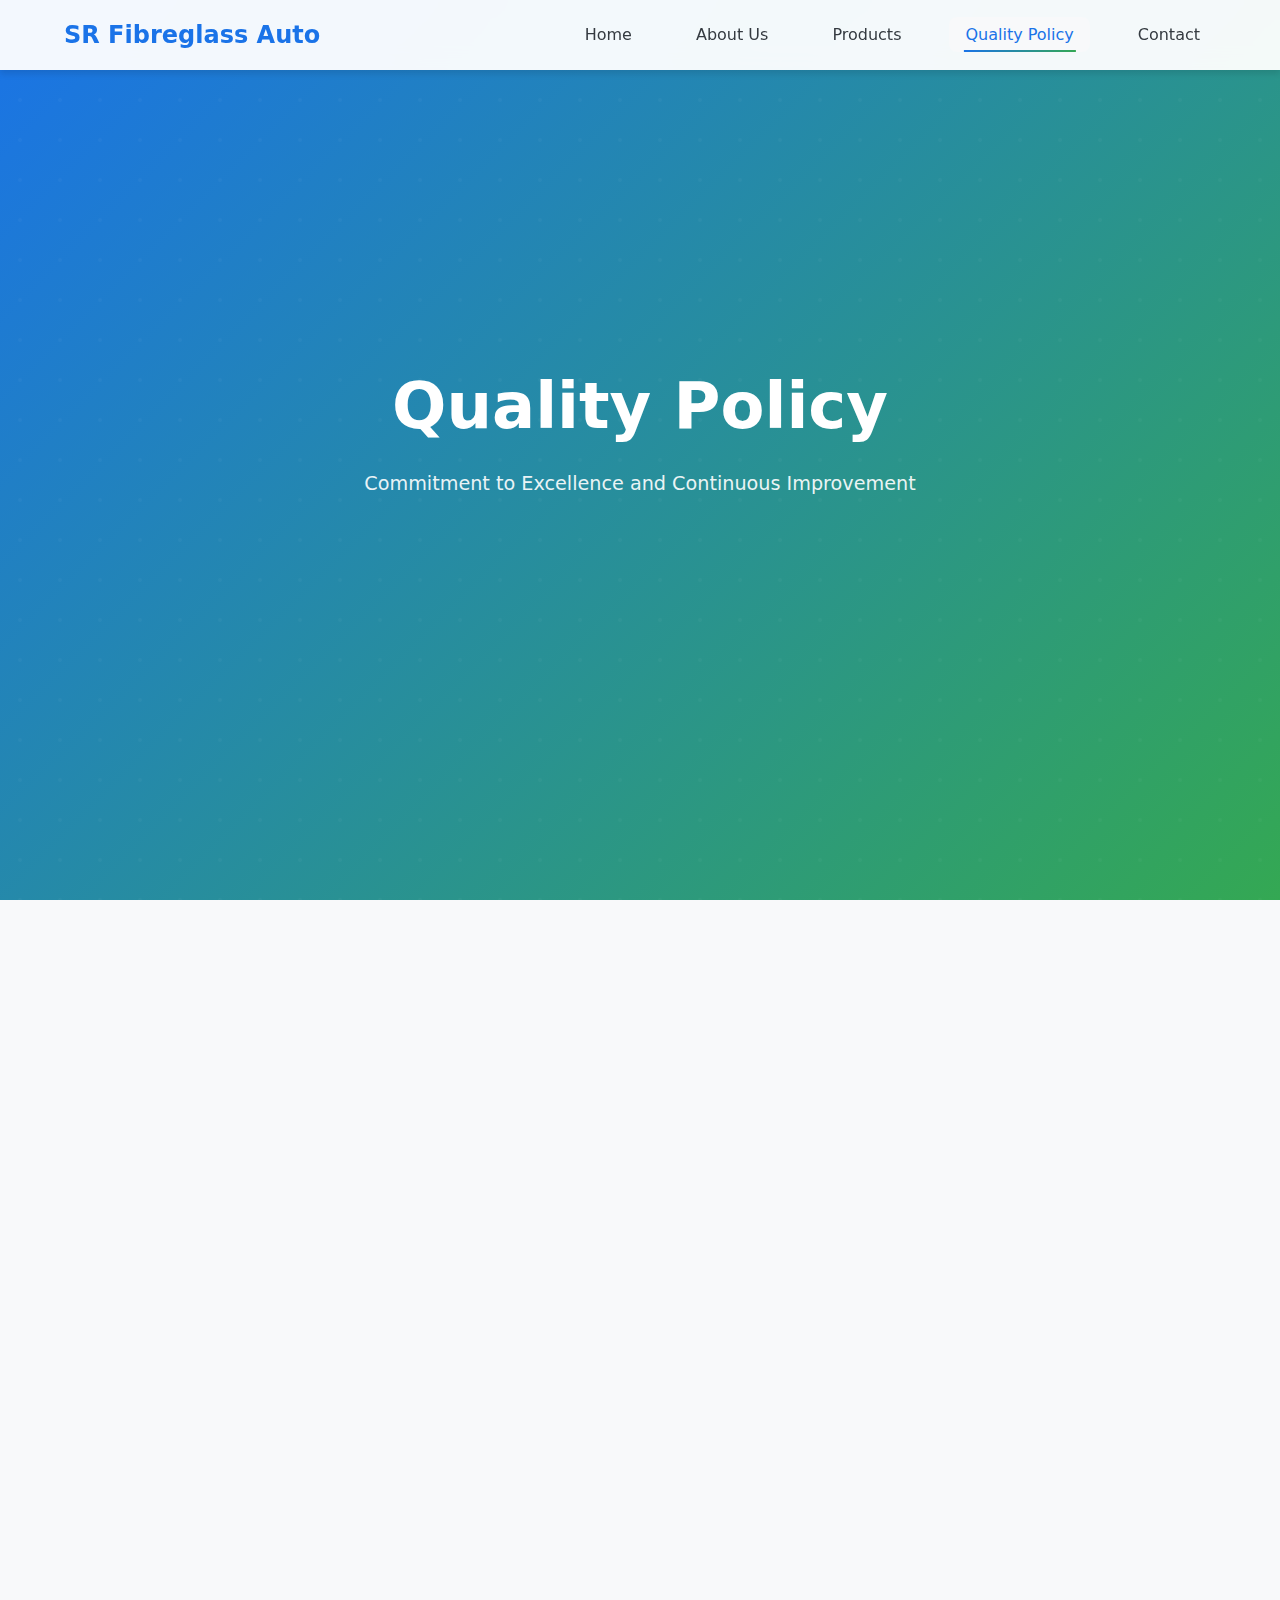
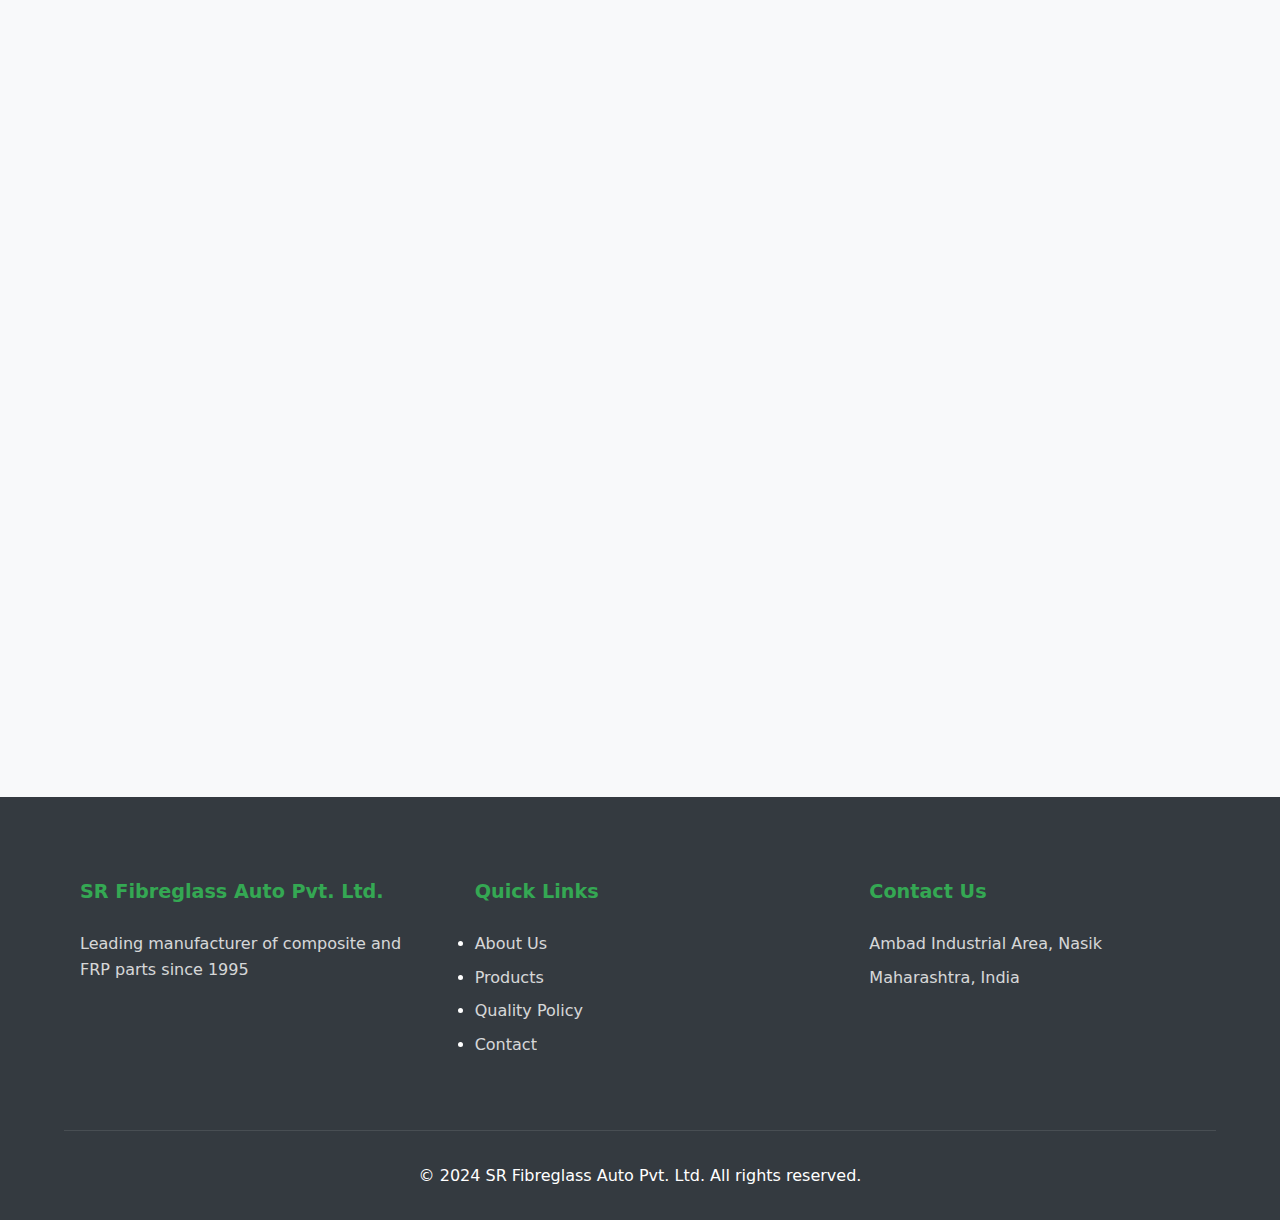
<file: quality.html>
<!DOCTYPE html>
<html lang="en">
<head>
    <meta charset="UTF-8">
    <meta name="viewport" content="width=device-width, initial-scale=1.0">
    <title>Quality Policy - SR Fibreglass Auto Pvt. Ltd.</title>
    <link rel="stylesheet" href="styles.css">
    <link rel="stylesheet" href="https://cdnjs.cloudflare.com/ajax/libs/font-awesome/6.0.0/css/all.min.css">
    <link href="https://unpkg.com/aos@2.3.1/dist/aos.css" rel="stylesheet">
</head>
<body>
    <header>
        <nav class="navbar">
            <div class="logo">SR Fibreglass Auto</div>
            <ul class="nav-links">
                <li><a href="index.html">Home</a></li>
                <li><a href="about.html">About Us</a></li>
                <li><a href="products.html">Products</a></li>
                <li><a href="quality.html" class="active">Quality Policy</a></li>
                <li><a href="contact.html">Contact</a></li>
            </ul>
            <div class="hamburger">
                <span></span>
                <span></span>
                <span></span>
            </div>
        </nav>
    </header>

    <main>
        <section class="hero">
            <div class="hero-content">
                <h1>Quality Policy</h1>
                <p>Commitment to Excellence and Continuous Improvement</p>
            </div>
        </section>

        <section class="quality-policy">
            <div class="container">
                <div class="policy-statement" data-aos="fade-up">
                    <h2><i class="fas fa-star"></i> Our Commitment</h2>
                    <p>SR Fibreglass Auto Pvt. Ltd. is committed to achieve customer satisfaction by supplying composite products as per the requirements in quality, cost & delivery time. Continuous improvement is made possible by involving all employees & with the technical support of qualified people from IIT & CIPET in system implementation and achieving quality objectives and maintaining healthy environment.</p>
                </div>

                <div class="policy-goal" data-aos="fade-up" data-aos-delay="100">
                    <h2><i class="fas fa-bullseye"></i> Our Goal</h2>
                    <p>To enhance customer satisfaction and improve organizational performance through employee involvement and collaborative approach with our suppliers.</p>
                </div>

                <div class="policy-objectives" data-aos="fade-up" data-aos-delay="200">
                    <h2><i class="fas fa-tasks"></i> We Achieve This Through</h2>
                    <div class="policy-list">
                        <div class="feature-card" data-aos="fade-up" data-aos-delay="100">
                            <i class="fas fa-chart-line"></i>
                            <p>Continual improvement in our productivity, quality, and development of employees</p>
                        </div>
                        <div class="feature-card" data-aos="fade-up" data-aos-delay="200">
                            <i class="fas fa-shield-alt"></i>
                            <p>Continual improvement in our environment, health and safety performance</p>
                        </div>
                        <div class="feature-card" data-aos="fade-up" data-aos-delay="300">
                            <i class="fas fa-leaf"></i>
                            <p>Conserving natural resources like electricity, water, and minimizing waste generation</p>
                        </div>
                        <div class="feature-card" data-aos="fade-up" data-aos-delay="400">
                            <i class="fas fa-cogs"></i>
                            <p>Adopting technology and systems that minimize environmental & health hazards</p>
                        </div>
                        <div class="feature-card" data-aos="fade-up" data-aos-delay="500">
                            <i class="fas fa-graduation-cap"></i>
                            <p>Educating and training employees for environmentally responsible operations</p>
                        </div>
                        <div class="feature-card" data-aos="fade-up" data-aos-delay="600">
                            <i class="fas fa-tree"></i>
                            <p>Providing safe, clean and green environment</p>
                        </div>
                        <div class="feature-card" data-aos="fade-up" data-aos-delay="700">
                            <i class="fas fa-award"></i>
                            <p>Ensuring best quality with on-time delivery</p>
                        </div>
                        <div class="feature-card" data-aos="fade-up" data-aos-delay="800">
                            <i class="fas fa-comments"></i>
                            <p>Regular communication and review of this policy with all stakeholders</p>
                        </div>
                    </div>
                </div>

                <div class="certification-section" data-aos="fade-up">
                    <h2><i class="fas fa-certificate"></i> Our Commitment to Standards</h2>
                    <div class="features">
                        <div class="feature-card" data-aos="fade-up" data-aos-delay="100">
                            <i class="fas fa-medal"></i>
                            <h3>Quality Management</h3>
                            <p>Adherence to international quality standards</p>
                        </div>
                        <div class="feature-card" data-aos="fade-up" data-aos-delay="200">
                            <i class="fas fa-seedling"></i>
                            <h3>Environmental Responsibility</h3>
                            <p>Commitment to sustainable practices</p>
                        </div>
                        <div class="feature-card" data-aos="fade-up" data-aos-delay="300">
                            <i class="fas fa-hard-hat"></i>
                            <h3>Safety Standards</h3>
                            <p>Prioritizing workplace safety</p>
                        </div>
                    </div>
                </div>
            </div>
        </section>
    </main>

    <footer>
        <div class="footer-content">
            <div class="footer-section">
                <h4>SR Fibreglass Auto Pvt. Ltd.</h4>
                <p>Leading manufacturer of composite and FRP parts since 1995</p>
            </div>
            <div class="footer-section">
                <h4>Quick Links</h4>
                <ul>
                    <li><a href="about.html">About Us</a></li>
                    <li><a href="products.html">Products</a></li>
                    <li><a href="quality.html">Quality Policy</a></li>
                    <li><a href="contact.html">Contact</a></li>
                </ul>
            </div>
            <div class="footer-section">
                <h4>Contact Us</h4>
                <p>Ambad Industrial Area, Nasik</p>
                <p>Maharashtra, India</p>
            </div>
        </div>
        <div class="footer-bottom">
            <p>&copy; 2024 SR Fibreglass Auto Pvt. Ltd. All rights reserved.</p>
        </div>
    </footer>

    <script src="https://unpkg.com/aos@2.3.1/dist/aos.js"></script>
    <script src="script.js"></script>
</body>
</html>
</file>
<file: styles.css>
:root {
    --primary-color: #1a73e8;
    --secondary-color: #34a853;
    --light-gray: #f8f9fa;
    --dark-gray: #343a40;
    --text-color: #333;
    --border-radius: 8px;
    --box-shadow: 0 4px 6px rgba(0, 0, 0, 0.1);
    --transition: all 0.3s cubic-bezier(0.4, 0, 0.2, 1);
    --section-padding: 5rem 5%;
    --gradient: linear-gradient(135deg, var(--primary-color), var(--secondary-color));
}

* {
    margin: 0;
    padding: 0;
    box-sizing: border-box;
}

body {
    font-family: 'Segoe UI', system-ui, -apple-system, sans-serif;
    line-height: 1.6;
    color: var(--text-color);
    overflow-x: hidden;
}

/* Navigation Bar Styles */
.navbar {
    background: rgba(255, 255, 255, 0.95);
    padding: 1rem 5%;
    position: fixed;
    width: 100%;
    top: 0;
    z-index: 1000;
    box-shadow: var(--box-shadow);
    display: flex;
    justify-content: space-between;
    align-items: center;
    backdrop-filter: blur(10px);
    -webkit-backdrop-filter: blur(10px);
}

.logo {
    font-size: 1.5rem;
    font-weight: bold;
    color: var(--primary-color);
    text-decoration: none;
    transition: var(--transition);
}

.logo:hover {
    transform: scale(1.05);
}

.nav-links {
    display: flex;
    gap: 2rem;
    list-style: none;
    margin: 0;
    padding: 0;
}

.nav-links a {
    color: var(--dark-gray);
    text-decoration: none;
    font-weight: 500;
    transition: var(--transition);
    padding: 0.5rem 1rem;
    border-radius: var(--border-radius);
    position: relative;
}

.nav-links a::after {
    content: '';
    position: absolute;
    bottom: 0;
    left: 50%;
    width: 0;
    height: 2px;
    background: var(--gradient);
    transition: var(--transition);
    transform: translateX(-50%);
}

.nav-links a:hover::after,
.nav-links a.active::after {
    width: 80%;
}

.nav-links a:hover,
.nav-links a.active {
    color: var(--primary-color);
    background: var(--light-gray);
}

.hamburger {
    display: none;
    cursor: pointer;
}

.hamburger span {
    display: block;
    width: 25px;
    height: 3px;
    background: var(--dark-gray);
    margin: 5px 0;
    transition: var(--transition);
}

/* Hero Section */
.hero {
    min-height: 100vh;
    background: var(--gradient);
    color: white;
    display: flex;
    align-items: center;
    justify-content: center;
    text-align: center;
    position: relative;
    overflow: hidden;
    padding: 0 5%;
}

.hero::before {
    content: '';
    position: absolute;
    top: 0;
    left: 0;
    right: 0;
    bottom: 0;
    background: url('[data-uri]');
    opacity: 0.3;
    animation: backgroundMove 20s linear infinite;
}

.hero-content {
    max-width: 800px;
    position: relative;
    z-index: 1;
}

.hero-content h1 {
    font-size: clamp(2rem, 5vw, 4rem);
    margin-bottom: 1.5rem;
    line-height: 1.2;
    animation: fadeInDown 1s ease;
}

.hero-content p {
    font-size: clamp(1rem, 2vw, 1.2rem);
    margin-bottom: 2rem;
    opacity: 0.9;
    animation: fadeInUp 1s ease 0.3s;
}

.cta-button {
    display: inline-flex;
    align-items: center;
    gap: 0.5rem;
    background: var(--gradient);
    color: white;
    text-decoration: none;
    padding: 1rem 2rem;
    border-radius: var(--border-radius);
    font-weight: 600;
    letter-spacing: 0.5px;
    transition: var(--transition);
    box-shadow: 0 4px 15px rgba(0, 0, 0, 0.1);
    position: relative;
    overflow: hidden;
    animation: fadeInUp 1s ease 0.6s;
}

.cta-button::after {
    content: '→';
    margin-left: 0.5rem;
    transition: var(--transition);
}

.cta-button:hover {
    transform: translateY(-3px);
    box-shadow: 0 6px 20px rgba(0, 0, 0, 0.15);
}

.cta-button:hover::after {
    transform: translateX(4px);
}

.cta-button:active {
    transform: translateY(-1px);
    box-shadow: 0 4px 15px rgba(0, 0, 0, 0.1);
}

/* Features Section */
.features {
    padding: var(--section-padding);
    display: grid;
    grid-template-columns: repeat(auto-fit, minmax(250px, 1fr));
    gap: 2rem;
    background: white;
}

.feature-card {
    padding: 2rem;
    text-align: center;
    background: white;
    border-radius: var(--border-radius);
    box-shadow: var(--box-shadow);
    transition: var(--transition);
}

.feature-card:hover {
    transform: translateY(-5px);
    box-shadow: 0 8px 15px rgba(0, 0, 0, 0.1);
}

.feature-card i {
    font-size: 2.5rem;
    color: var(--primary-color);
    margin-bottom: 1rem;
}

.feature-card h3 {
    margin-bottom: 1rem;
    color: var(--dark-gray);
}

/* Registration Table Styles */
.registrations {
    padding: var(--section-padding);
    background: white;
}

.registration-table {
    overflow-x: auto;
    margin: 2rem 0;
    box-shadow: var(--box-shadow);
    border-radius: var(--border-radius);
}

.registration-table table {
    width: 100%;
    border-collapse: collapse;
    background: white;
}

.registration-table th,
.registration-table td {
    padding: 1rem;
    text-align: left;
    border-bottom: 1px solid var(--light-gray);
}

.registration-table th {
    background: var(--primary-color);
    color: white;
    font-weight: 600;
}

.registration-table tr:nth-child(even) {
    background: var(--light-gray);
}

.registration-table tr:hover {
    background: rgba(26, 115, 232, 0.05);
}

/* Joint Ventures Styles */
.joint-ventures {
    padding: var(--section-padding);
    background: var(--light-gray);
}

.venture-cards {
    display: grid;
    grid-template-columns: repeat(auto-fit, minmax(300px, 1fr));
    gap: 2rem;
    margin-top: 2rem;
}

.venture-card {
    background: white;
    padding: 2rem;
    border-radius: var(--border-radius);
    box-shadow: var(--box-shadow);
    transition: var(--transition);
}

.venture-card:hover {
    transform: translateY(-5px);
}

.venture-card h3 {
    color: var(--primary-color);
    margin-bottom: 1rem;
}

.venture-card p {
    color: var(--text-color);
    opacity: 0.9;
}

/* Contact Page Styles */
.contact-info {
    padding: var(--section-padding);
    background: white;
}

.locations-grid {
    display: grid;
    grid-template-columns: repeat(auto-fit, minmax(300px, 1fr));
    gap: 2rem;
    margin-bottom: 4rem;
}

.location-card {
    background: var(--light-gray);
    border-radius: var(--border-radius);
    padding: 2rem;
    box-shadow: var(--box-shadow);
    transition: var(--transition);
}

.location-card:hover {
    transform: translateY(-5px);
    box-shadow: 0 8px 15px rgba(0, 0, 0, 0.1);
}

.location-card h2 {
    color: var(--primary-color);
    margin-bottom: 1.5rem;
    display: flex;
    align-items: center;
    gap: 0.5rem;
}

.contact-details {
    display: grid;
    gap: 1.5rem;
}

.detail-item {
    display: flex;
    align-items: flex-start;
    gap: 1rem;
}

.detail-item i {
    color: var(--secondary-color);
    font-size: 1.2rem;
    margin-top: 0.2rem;
}

.detail-item p {
    margin: 0;
    line-height: 1.6;
}

.contact-form {
    max-width: 600px;
    margin: 0 auto;
    padding: 2rem;
    background: var(--light-gray);
    border-radius: var(--border-radius);
    box-shadow: var(--box-shadow);
}

.contact-form h2 {
    color: var(--primary-color);
    margin-bottom: 2rem;
    text-align: center;
}

.form-group {
    margin-bottom: 1.5rem;
}

.form-group label {
    display: block;
    margin-bottom: 0.5rem;
    color: var(--dark-gray);
    font-weight: 500;
}

.form-group input,
.form-group textarea {
    width: 100%;
    padding: 0.8rem;
    border: 1px solid #ddd;
    border-radius: var(--border-radius);
    background: white;
    transition: var(--transition);
}

.form-group input:focus,
.form-group textarea:focus {
    outline: none;
    border-color: var(--primary-color);
    box-shadow: 0 0 0 2px rgba(26, 115, 232, 0.1);
}

.submit-btn {
    background: var(--gradient);
    color: white;
    border: none;
    padding: 1rem 2rem;
    border-radius: var(--border-radius);
    cursor: pointer;
    width: 100%;
    font-weight: 500;
    transition: var(--transition);
}

.submit-btn:hover {
    transform: translateY(-2px);
    box-shadow: 0 4px 8px rgba(0, 0, 0, 0.1);
}

/* About Page Styles */
.page-header {
    background: var(--gradient);
    color: white;
    padding: 100px 5% 5rem;
    text-align: center;
    position: relative;
    overflow: hidden;
}

.page-header::before {
    content: '';
    position: absolute;
    top: 0;
    left: 0;
    right: 0;
    bottom: 0;
    background: url('[data-uri]');
    opacity: 0.3;
    animation: backgroundMove 20s linear infinite;
}

.header-content {
    position: relative;
    z-index: 1;
    max-width: 800px;
    margin: 0 auto;
}

.header-content h1 {
    font-size: clamp(2.5rem, 5vw, 4rem);
    margin-bottom: 1rem;
    animation: fadeInDown 1s ease;
}

.header-content p {
    font-size: clamp(1.1rem, 2vw, 1.3rem);
    opacity: 0.9;
    animation: fadeInUp 1s ease 0.3s;
}

/* Company History Section */
.company-history {
    padding: var(--section-padding);
    background: white;
}

.container {
    max-width: 1200px;
    margin: 0 auto;
    padding: 0 5%;
}

.company-history h2 {
    text-align: center;
    color: var(--dark-gray);
    margin-bottom: 2rem;
    font-size: clamp(2rem, 4vw, 2.5rem);
}

.company-history > p {
    text-align: center;
    max-width: 800px;
    margin: 0 auto 3rem;
    color: var(--text-color);
    font-size: 1.1rem;
    line-height: 1.8;
}

.milestone-grid {
    display: grid;
    grid-template-columns: repeat(auto-fit, minmax(250px, 1fr));
    gap: 2rem;
    margin-top: 3rem;
}

.milestone {
    text-align: center;
    padding: 2rem;
    background: var(--light-gray);
    border-radius: var(--border-radius);
    transition: var(--transition);
}

.milestone:hover {
    transform: translateY(-5px);
    box-shadow: var(--box-shadow);
}

.milestone i {
    font-size: 2.5rem;
    color: var(--primary-color);
    margin-bottom: 1rem;
}

.milestone h3 {
    color: var(--dark-gray);
    margin-bottom: 0.5rem;
    font-size: 1.5rem;
}

/* Expertise Section */
.expertise {
    padding: var(--section-padding);
    background: var(--light-gray);
}

.expertise h2 {
    text-align: center;
    color: var(--dark-gray);
    margin-bottom: 2rem;
    font-size: clamp(2rem, 4vw, 2.5rem);
}

.expertise > .container > p {
    text-align: center;
    max-width: 800px;
    margin: 0 auto 3rem;
    font-size: 1.1rem;
    line-height: 1.8;
}

.expertise-grid {
    display: grid;
    grid-template-columns: repeat(auto-fit, minmax(250px, 1fr));
    gap: 2rem;
}

.expertise-card {
    background: white;
    padding: 2rem;
    border-radius: var(--border-radius);
    text-align: center;
    transition: var(--transition);
    box-shadow: var(--box-shadow);
}

.expertise-card:hover {
    transform: translateY(-5px);
    box-shadow: 0 8px 15px rgba(0, 0, 0, 0.1);
}

.expertise-card i {
    font-size: 2.5rem;
    color: var(--primary-color);
    margin-bottom: 1rem;
}

.expertise-card h3 {
    color: var(--dark-gray);
    margin-bottom: 1rem;
}

/* Facilities Section */
.facilities {
    padding: var(--section-padding);
    background: white;
}

.facilities h2 {
    text-align: center;
    color: var(--dark-gray);
    margin-bottom: 3rem;
    font-size: clamp(2rem, 4vw, 2.5rem);
}

.facility-locations {
    display: grid;
    grid-template-columns: repeat(auto-fit, minmax(300px, 1fr));
    gap: 3rem;
}

.facility {
    text-align: center;
    padding: 2rem;
    background: var(--light-gray);
    border-radius: var(--border-radius);
    transition: var(--transition);
}

.facility:hover {
    transform: translateY(-5px);
    box-shadow: var(--box-shadow);
}

.facility h3 {
    color: var(--dark-gray);
    margin-bottom: 1rem;
    font-size: 1.5rem;
}

.facility p {
    margin-bottom: 0.5rem;
    color: var(--text-color);
}

.map-container {
    margin-top: 1.5rem;
    border-radius: var(--border-radius);
    overflow: hidden;
    box-shadow: var(--box-shadow);
}

.map-container iframe {
    width: 100%;
    height: 300px;
    border: none;
}

@media (max-width: 768px) {
    .page-header {
        padding: calc(var(--section-padding) + 2rem) 5% 3rem;
    }

    .milestone-grid,
    .expertise-grid,
    .facility-locations {
        grid-template-columns: 1fr;
    }

    .milestone:hover,
    .expertise-card:hover,
    .facility:hover {
        transform: none;
    }
}

.about-content h2 {
    color: var(--dark-gray);
    margin-bottom: 1.5rem;
    font-size: 2.5rem;
}

.about-content p {
    margin-bottom: 2rem;
    font-size: 1.1rem;
    color: var(--text-color);
    line-height: 1.8;
}

.learn-more {
    display: inline-flex;
    align-items: center;
    gap: 0.5rem;
    color: var(--primary-color);
    text-decoration: none;
    font-weight: 500;
    transition: var(--transition);
}

.learn-more:hover {
    transform: translateX(5px);
}

.learn-more i {
    font-size: 0.9em;
    transition: var(--transition);
}

.learn-more:hover i {
    transform: translateX(3px);
}

/* Industries Section */
.industries {
    padding: var(--section-padding);
    background: white;
}

.industries h2 {
    text-align: center;
    color: var(--dark-gray);
    margin-bottom: 3rem;
    font-size: 2.5rem;
}

.industry-grid {
    display: grid;
    grid-template-columns: repeat(auto-fit, minmax(250px, 1fr));
    gap: 2rem;
    max-width: 1200px;
    margin: 0 auto;
}

.industry-item {
    text-align: center;
    padding: 2rem;
    background: white;
    border-radius: var(--border-radius);
    box-shadow: var(--box-shadow);
    transition: var(--transition);
}

.industry-item:hover {
    transform: translateY(-5px);
    box-shadow: 0 8px 15px rgba(0, 0, 0, 0.1);
}

.industry-icon {
    width: 80px;
    height: 80px;
    margin: 0 auto 1.5rem;
    background: var(--light-gray);
    border-radius: 50%;
    display: flex;
    align-items: center;
    justify-content: center;
}

.industry-icon i {
    font-size: 2rem;
    color: var(--primary-color);
}

.industry-item h4 {
    color: var(--dark-gray);
    margin-bottom: 1rem;
    font-size: 1.25rem;
}

.industry-item p {
    color: var(--text-color);
    font-size: 0.95rem;
    line-height: 1.6;
}

/* Products Section */
.products-grid {
    padding: var(--section-padding);
    display: grid;
    grid-template-columns: repeat(auto-fit, minmax(300px, 1fr));
    gap: 2rem;
}

.product-card {
    background: white;
    border-radius: var(--border-radius);
    overflow: hidden;
    box-shadow: var(--box-shadow);
    transition: var(--transition);
}

.product-card:hover {
    transform: translateY(-5px);
    box-shadow: 0 8px 15px rgba(0, 0, 0, 0.1);
}

.product-image {
    height: 200px;
    background: var(--light-gray);
    display: flex;
    align-items: center;
    justify-content: center;
}

.product-image i {
    font-size: 3rem;
    color: var(--primary-color);
}

.product-info {
    padding: 1.5rem;
}

.product-info h3 {
    margin-bottom: 0.5rem;
    color: var(--dark-gray);
}

/* Quality Policy Section */
.quality-policy {
    padding: var(--section-padding);
    background: var(--light-gray);
}

.policy-list {
    list-style: none;
    display: grid;
    grid-template-columns: repeat(auto-fit, minmax(300px, 1fr));
    gap: 1.5rem;
    margin-top: 2rem;
}

.policy-list li {
    display: flex;
    align-items: flex-start;
    gap: 1rem;
    padding: 1.5rem;
    background: white;
    border-radius: var(--border-radius);
    box-shadow: var(--box-shadow);
    transition: var(--transition);
}

.policy-list li:hover {
    transform: translateY(-3px);
    box-shadow: 0 8px 15px rgba(0, 0, 0, 0.1);
}

.policy-list i {
    color: var(--secondary-color);
    font-size: 1.5rem;
    flex-shrink: 0;
}

/* Footer */
footer {
    background: var(--dark-gray);
    color: white;
    padding: 4rem 5% 2rem;
}

.footer-content {
    display: grid;
    grid-template-columns: repeat(auto-fit, minmax(250px, 1fr));
    gap: 2rem;
    max-width: 1200px;
    margin: 0 auto;
}

.footer-section {
    padding: 1rem;
}

.footer-section h4 {
    color: var(--secondary-color);
    margin-bottom: 1.5rem;
    font-size: 1.2rem;
}

.footer-section p,
.footer-section a {
    color: #fff;
    opacity: 0.8;
    margin-bottom: 0.5rem;
    text-decoration: none;
    display: block;
    transition: var(--transition);
}

.footer-section a:hover {
    opacity: 1;
    color: var(--secondary-color);
    transform: translateX(5px);
}

.footer-bottom {
    text-align: center;
    margin-top: 3rem;
    padding-top: 2rem;
    border-top: 1px solid rgba(255,255,255,0.1);
}

/* Animations */
@keyframes fadeInDown {
    from {
        opacity: 0;
        transform: translateY(-20px);
    }
    to {
        opacity: 1;
        transform: translateY(0);
    }
}

@keyframes fadeInUp {
    from {
        opacity: 0;
        transform: translateY(20px);
    }
    to {
        opacity: 1;
        transform: translateY(0);
    }
}

@keyframes backgroundMove {
    from {
        background-position: 0 0;
    }
    to {
        background-position: 40px 40px;
    }
}

/* Responsive Design */
@media (max-width: 768px) {
    .nav-links {
        display: none;
        position: absolute;
        top: 100%;
        left: 0;
        right: 0;
        background: white;
        flex-direction: column;
        padding: 1rem;
        box-shadow: 0 2px 10px rgba(0,0,0,0.1);
    }

    .nav-links.active {
        display: flex;
    }

    .hamburger {
        display: block;
    }

    .hamburger.active span:nth-child(1) {
        transform: rotate(45deg) translate(5px, 5px);
    }

    .hamburger.active span:nth-child(2) {
        opacity: 0;
    }

    .hamburger.active span:nth-child(3) {
        transform: rotate(-45deg) translate(7px, -6px);
    }

    .hero-content h1 {
        font-size: 2rem;
    }

    .feature-card,
    .product-card,
    .policy-list li {
        transform: none !important;
    }

    .footer-content {
        grid-template-columns: 1fr;
        text-align: center;
    }

    .footer-section a:hover {
        transform: none;
    }
}

/* About Section Styles */
.about-section {
    padding: var(--section-padding);
    background: linear-gradient(135deg, #f8f9fa 0%, #ffffff 100%);
    position: relative;
    overflow: hidden;
}

.about-section::before {
    content: '';
    position: absolute;
    top: 0;
    left: 0;
    right: 0;
    bottom: 0;
    background: url('[data-uri]');
    opacity: 0.5;
    z-index: 0;
}

.about-container {
    position: relative;
    z-index: 1;
    max-width: 1200px;
    margin: 0 auto;
    text-align: center;
}

.about-section h2 {
    color: var(--primary-color);
    font-size: clamp(2rem, 4vw, 2.5rem);
    margin-bottom: 1.5rem;
    animation: fadeInDown 1s ease;
}

.about-section p {
    font-size: clamp(1rem, 2vw, 1.2rem);
    line-height: 1.8;
    color: var(--text-color);
    max-width: 800px;
    margin: 0 auto;
    animation: fadeInUp 1s ease 0.3s;
}

.about-stats {
    display: grid;
    grid-template-columns: repeat(auto-fit, minmax(200px, 1fr));
    gap: 2rem;
    margin-top: 3rem;
}

.stat-item {
    background: white;
    padding: 2rem;
    border-radius: var(--border-radius);
    box-shadow: var(--box-shadow);
    transition: var(--transition);
    animation: fadeInUp 1s ease 0.6s;
}

.stat-item:hover {
    transform: translateY(-5px);
}

.stat-number {
    font-size: 2.5rem;
    font-weight: bold;
    color: var(--primary-color);
    margin-bottom: 0.5rem;
}

.stat-label {
    color: var(--dark-gray);
    font-size: 1.1rem;
}

.learn-more {
    display: inline-flex;
    align-items: center;
    gap: 0.5rem;
    color: var(--primary-color);
    text-decoration: none;
    font-weight: 500;
    transition: var(--transition);
}

.learn-more:hover {
    transform: translateX(5px);
}

.learn-more i {
    font-size: 0.9em;
    transition: var(--transition);
}

.learn-more:hover i {
    transform: translateX(3px);
}

/* Industries Section */
.industries {
    padding: var(--section-padding);
    background: white;
}

.industries h2 {
    text-align: center;
    color: var(--dark-gray);
    margin-bottom: 3rem;
    font-size: 2.5rem;
}

.industry-grid {
    display: grid;
    grid-template-columns: repeat(auto-fit, minmax(250px, 1fr));
    gap: 2rem;
    max-width: 1200px;
    margin: 0 auto;
}

.industry-item {
    text-align: center;
    padding: 2rem;
    background: white;
    border-radius: var(--border-radius);
    box-shadow: var(--box-shadow);
    transition: var(--transition);
}

.industry-item:hover {
    transform: translateY(-5px);
    box-shadow: 0 8px 15px rgba(0, 0, 0, 0.1);
}

.industry-icon {
    width: 80px;
    height: 80px;
    margin: 0 auto 1.5rem;
    background: var(--light-gray);
    border-radius: 50%;
    display: flex;
    align-items: center;
    justify-content: center;
}

.industry-icon i {
    font-size: 2rem;
    color: var(--primary-color);
}

.industry-item h4 {
    color: var(--dark-gray);
    margin-bottom: 1rem;
    font-size: 1.25rem;
}

.industry-item p {
    color: var(--text-color);
    font-size: 0.95rem;
    line-height: 1.6;
}

/* Products Section */
.products-grid {
    padding: var(--section-padding);
    display: grid;
    grid-template-columns: repeat(auto-fit, minmax(300px, 1fr));
    gap: 2rem;
}

.product-card {
    background: white;
    border-radius: var(--border-radius);
    overflow: hidden;
    box-shadow: var(--box-shadow);
    transition: var(--transition);
}

.product-card:hover {
    transform: translateY(-5px);
    box-shadow: 0 8px 15px rgba(0, 0, 0, 0.1);
}

.product-image {
    height: 200px;
    background: var(--light-gray);
    display: flex;
    align-items: center;
    justify-content: center;
}

.product-image i {
    font-size: 3rem;
    color: var(--primary-color);
}

.product-info {
    padding: 1.5rem;
}

.product-info h3 {
    margin-bottom: 0.5rem;
    color: var(--dark-gray);
}

/* Quality Policy Section */
.quality-policy {
    padding: var(--section-padding);
    background: var(--light-gray);
}

.policy-list {
    list-style: none;
    display: grid;
    grid-template-columns: repeat(auto-fit, minmax(300px, 1fr));
    gap: 1.5rem;
    margin-top: 2rem;
}

.policy-list li {
    display: flex;
    align-items: flex-start;
    gap: 1rem;
    padding: 1.5rem;
    background: white;
    border-radius: var(--border-radius);
    box-shadow: var(--box-shadow);
    transition: var(--transition);
}

.policy-list li:hover {
    transform: translateY(-3px);
    box-shadow: 0 8px 15px rgba(0, 0, 0, 0.1);
}

.policy-list i {
    color: var(--secondary-color);
    font-size: 1.5rem;
    flex-shrink: 0;
}

/* Footer */
footer {
    background: var(--dark-gray);
    color: white;
    padding: 4rem 5% 2rem;
}

.footer-content {
    display: grid;
    grid-template-columns: repeat(auto-fit, minmax(250px, 1fr));
    gap: 2rem;
    max-width: 1200px;
    margin: 0 auto;
}

.footer-section {
    padding: 1rem;
}

.footer-section h4 {
    color: var(--secondary-color);
    margin-bottom: 1.5rem;
    font-size: 1.2rem;
}

.footer-section p,
.footer-section a {
    color: #fff;
    opacity: 0.8;
    margin-bottom: 0.5rem;
    text-decoration: none;
    display: block;
    transition: var(--transition);
}

.footer-section a:hover {
    opacity: 1;
    color: var(--secondary-color);
    transform: translateX(5px);
}

.footer-bottom {
    text-align: center;
    margin-top: 3rem;
    padding-top: 2rem;
    border-top: 1px solid rgba(255,255,255,0.1);
}

/* Animations */
@keyframes fadeInDown {
    from {
        opacity: 0;
        transform: translateY(-20px);
    }
    to {
        opacity: 1;
        transform: translateY(0);
    }
}

@keyframes fadeInUp {
    from {
        opacity: 0;
        transform: translateY(20px);
    }
    to {
        opacity: 1;
        transform: translateY(0);
    }
}

@keyframes backgroundMove {
    from {
        background-position: 0 0;
    }
    to {
        background-position: 40px 40px;
    }
}

/* Responsive Design */
@media (max-width: 768px) {
    .nav-links {
        display: none;
        position: absolute;
        top: 100%;
        left: 0;
        right: 0;
        background: white;
        flex-direction: column;
        padding: 1rem;
        box-shadow: 0 2px 10px rgba(0,0,0,0.1);
    }

    .nav-links.active {
        display: flex;
    }

    .hamburger {
        display: block;
    }

    .hamburger.active span:nth-child(1) {
        transform: rotate(45deg) translate(5px, 5px);
    }

    .hamburger.active span:nth-child(2) {
        opacity: 0;
    }

    .hamburger.active span:nth-child(3) {
        transform: rotate(-45deg) translate(7px, -6px);
    }

    .hero-content h1 {
        font-size: 2rem;
    }

    .feature-card,
    .product-card,
    .policy-list li {
        transform: none !important;
    }

    .footer-content {
        grid-template-columns: 1fr;
        text-align: center;
    }

    .footer-section a:hover {
        transform: none;
    }
}
</file>
<file: styles/award.css>
/* Award Section Styles */
.award-section {
    margin: 4rem auto;
    padding: 3rem;
    background: linear-gradient(135deg, #ffffff, #f8f9fa);
    border-radius: var(--border-radius);
    text-align: center;
    max-width: 800px;
    position: relative;
    box-shadow: 0 10px 30px rgba(0, 0, 0, 0.1);
    border: 2px solid transparent;
    background-clip: padding-box;
    overflow: hidden;
}

.award-section::before {
    content: '';
    position: absolute;
    top: -2px;
    left: -2px;
    right: -2px;
    bottom: -2px;
    background: linear-gradient(135deg, #ffd700, #ffa500);
    z-index: -1;
    border-radius: var(--border-radius);
    animation: borderGlow 3s ease-in-out infinite;
}

.award-section i {
    font-size: 4rem;
    background: linear-gradient(135deg, #ffd700, #ffa500);
    -webkit-background-clip: text;
    background-clip: text;
    -webkit-text-fill-color: transparent;
    margin-bottom: 1.5rem;
    display: inline-block;
    transform-origin: center;
    animation: trophyBounce 2s ease-in-out infinite;
}

.award-section h3 {
    color: var(--dark-gray);
    font-size: 2rem;
    margin-bottom: 1rem;
    font-weight: 600;
}

.award-section p {
    color: var(--text-color);
    font-size: 1.1rem;
    line-height: 1.6;
    max-width: 600px;
    margin: 0 auto;
}

@keyframes borderGlow {
    0%, 100% { opacity: 0.5; }
    50% { opacity: 1; }
}

@keyframes trophyBounce {
    0%, 100% { transform: scale(1); }
    50% { transform: scale(1.05); }
}
</file>
